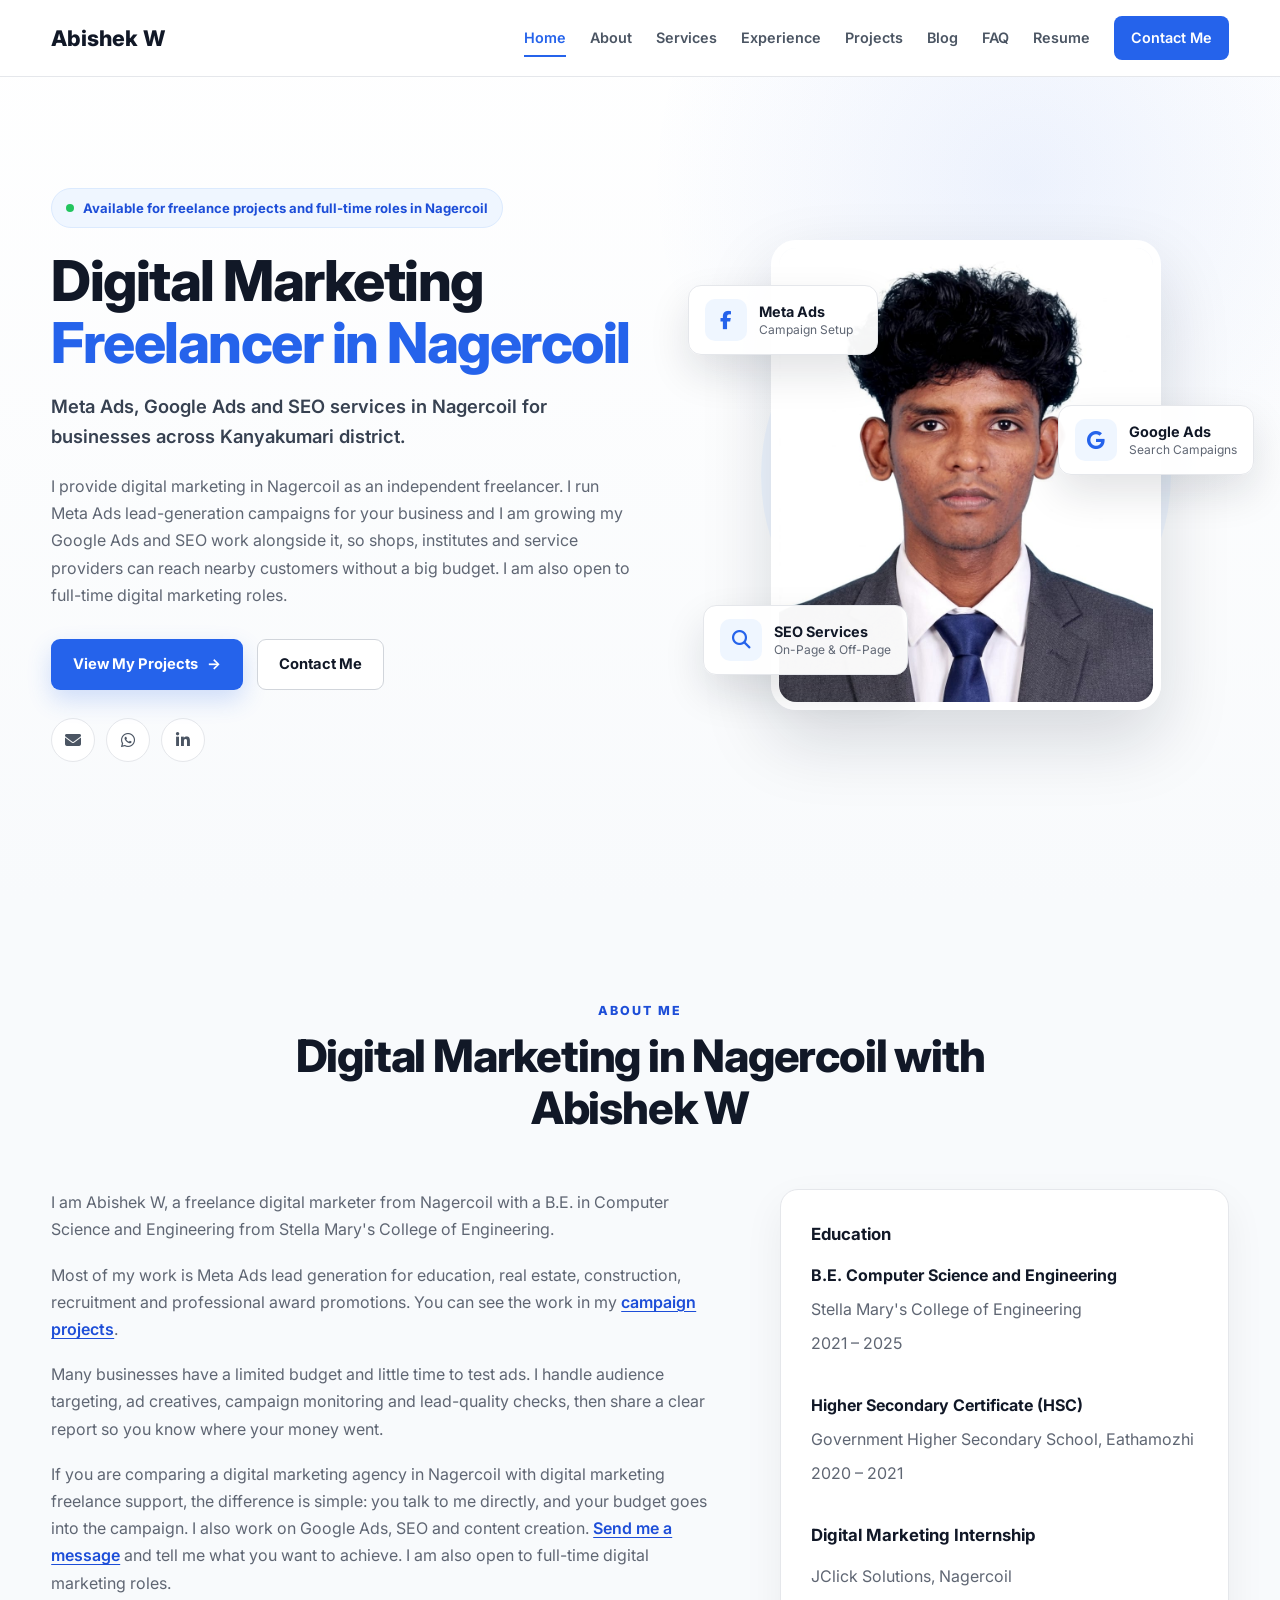
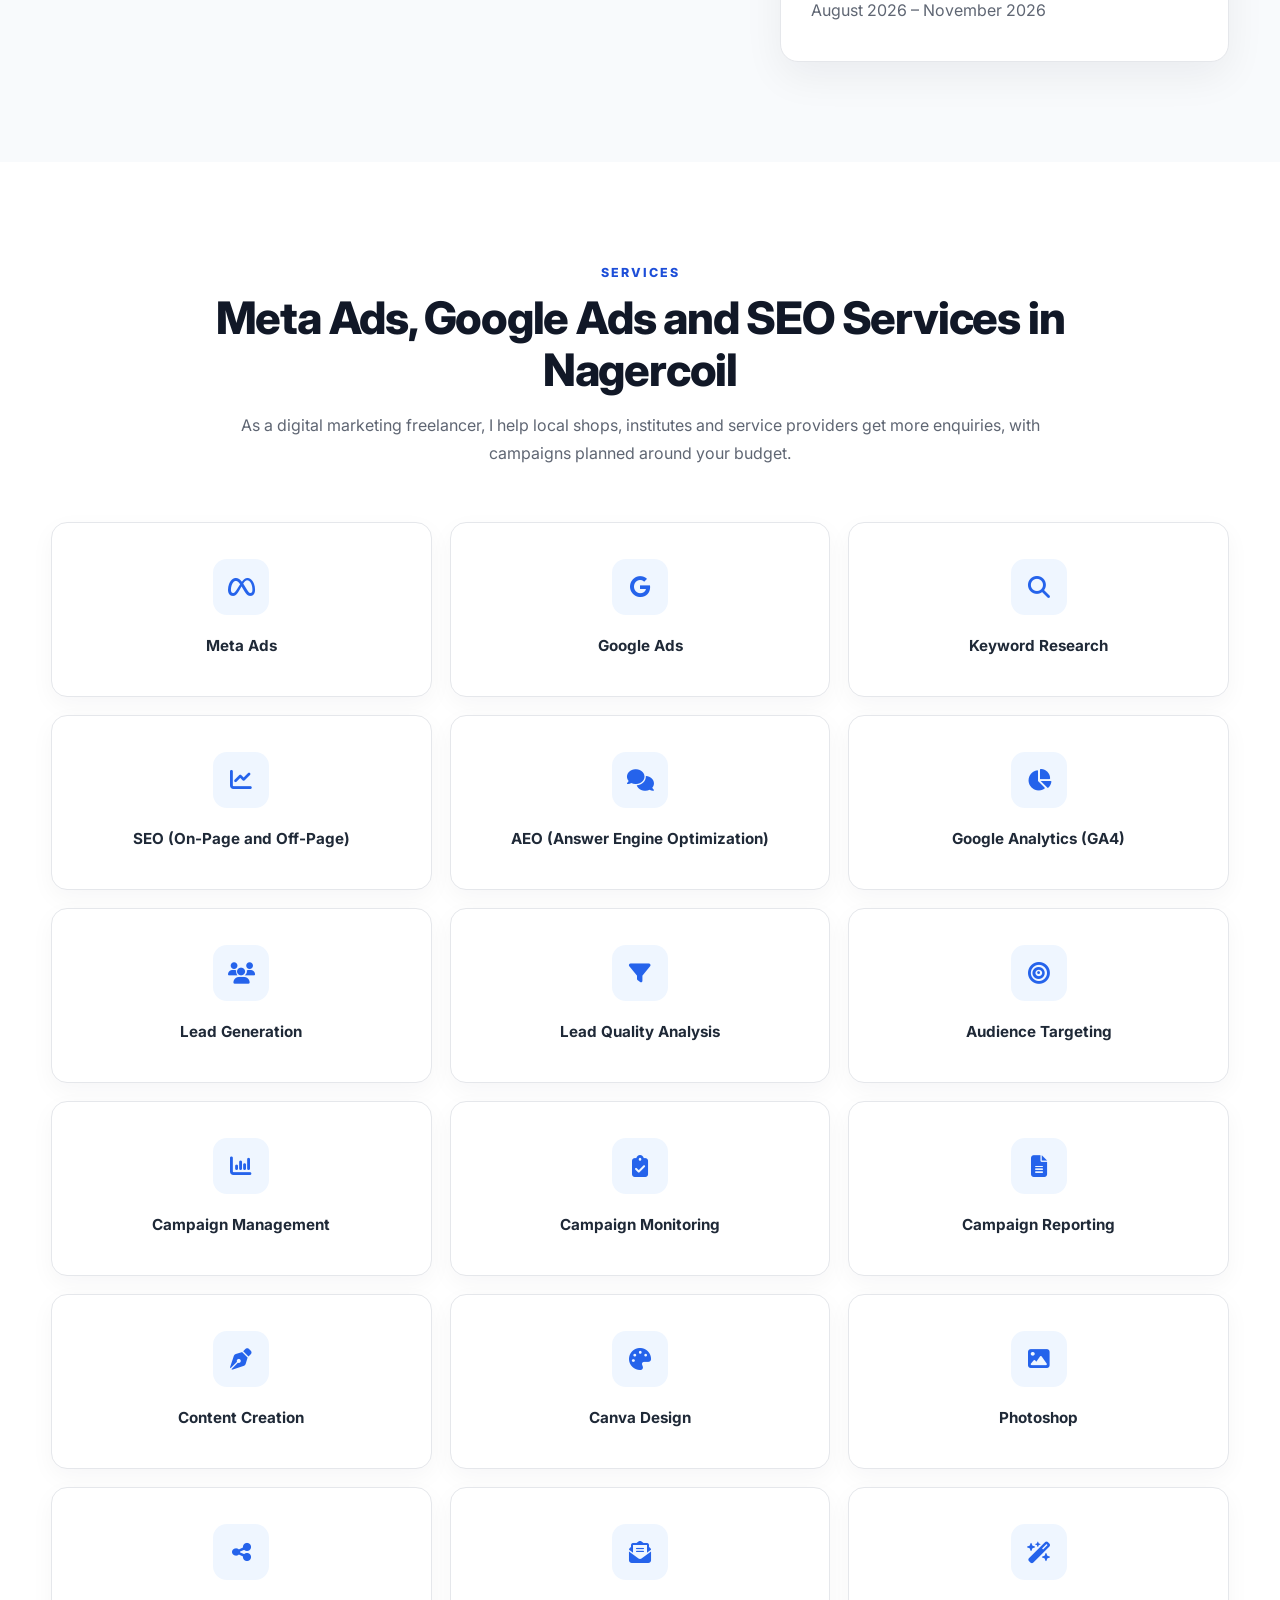
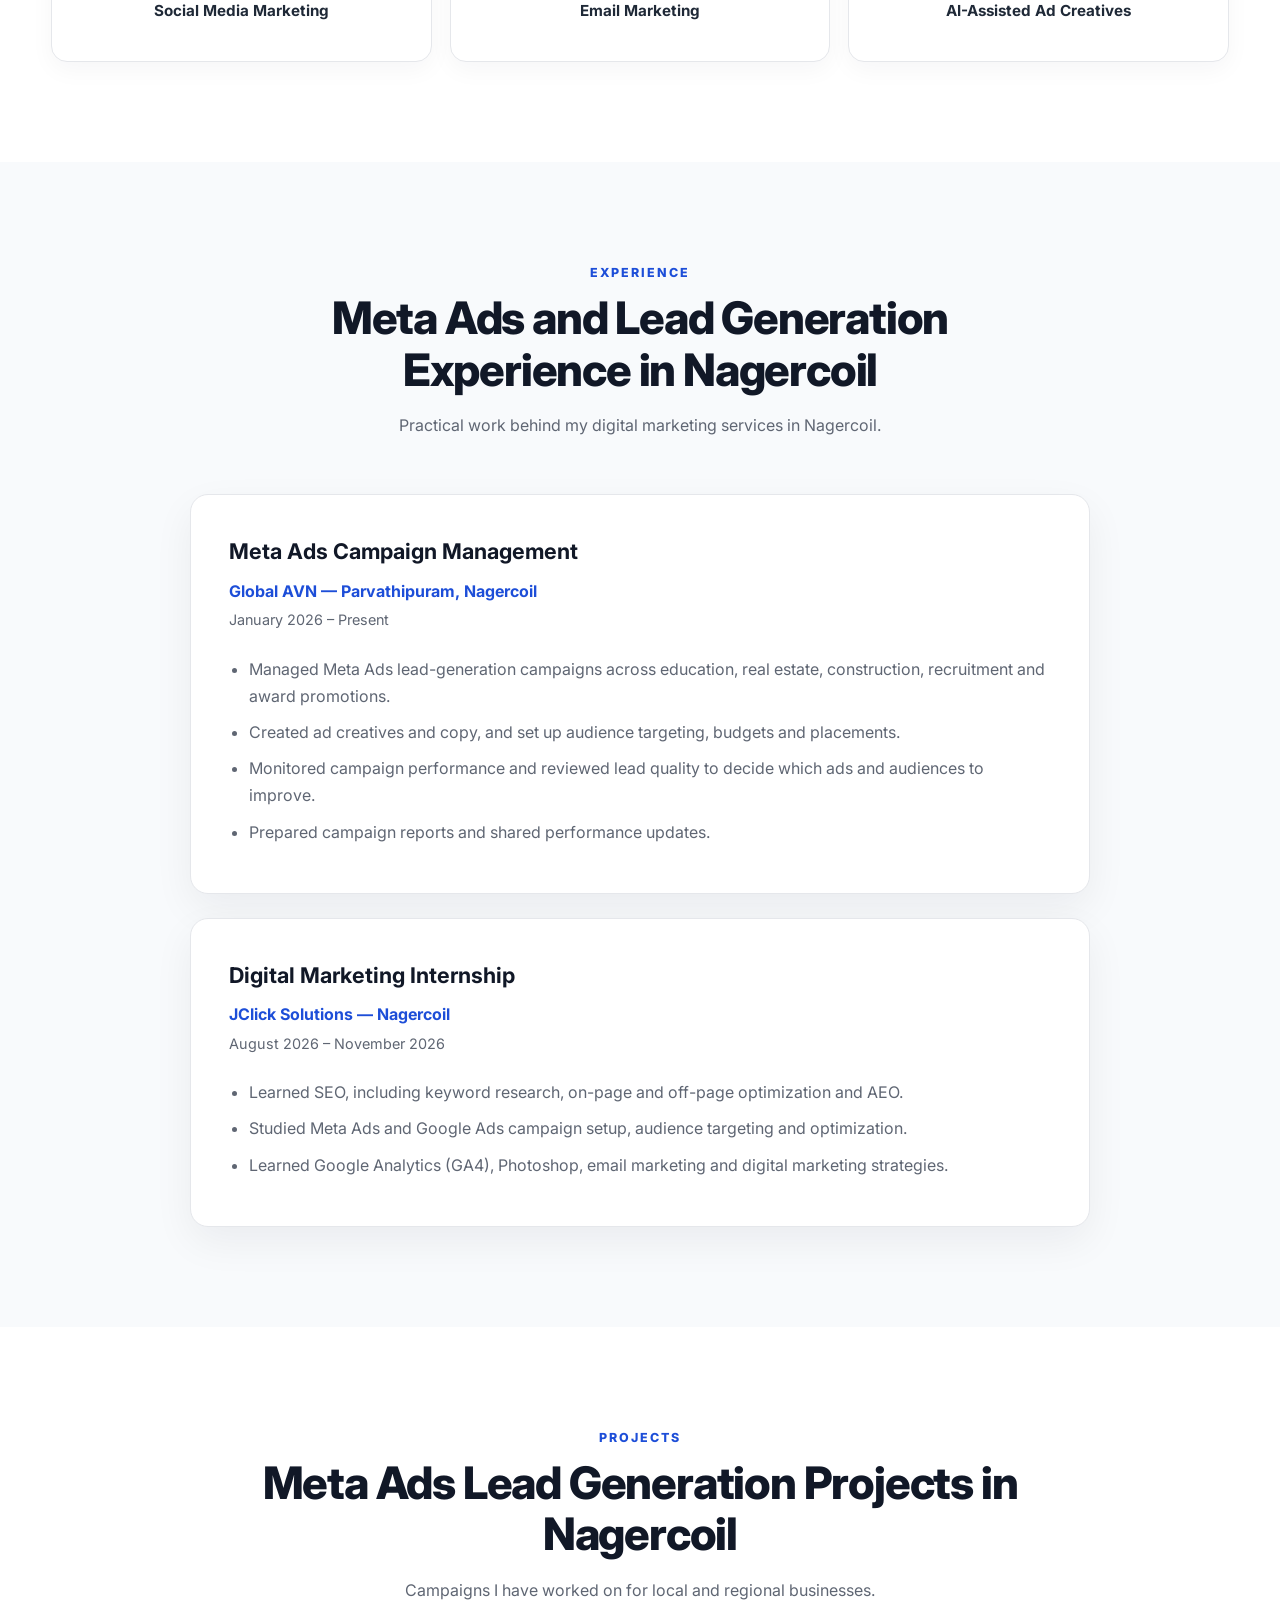
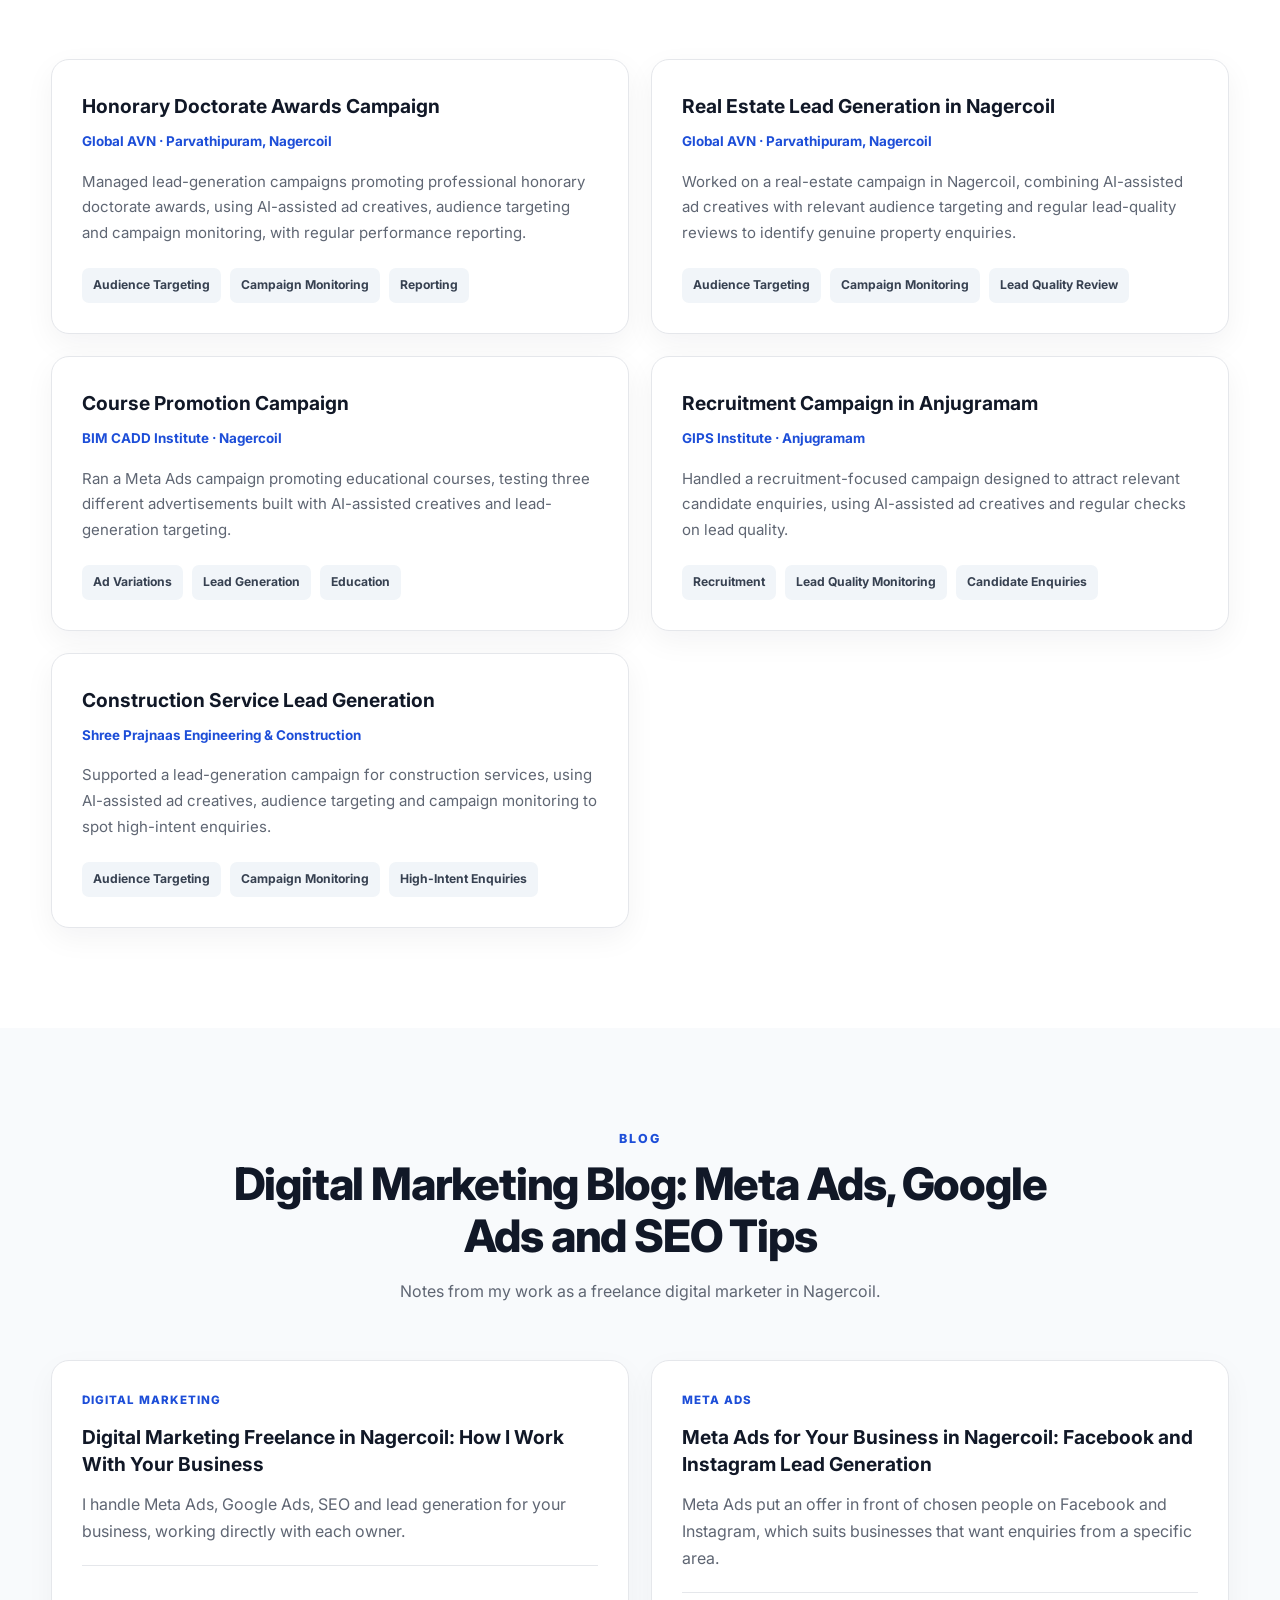
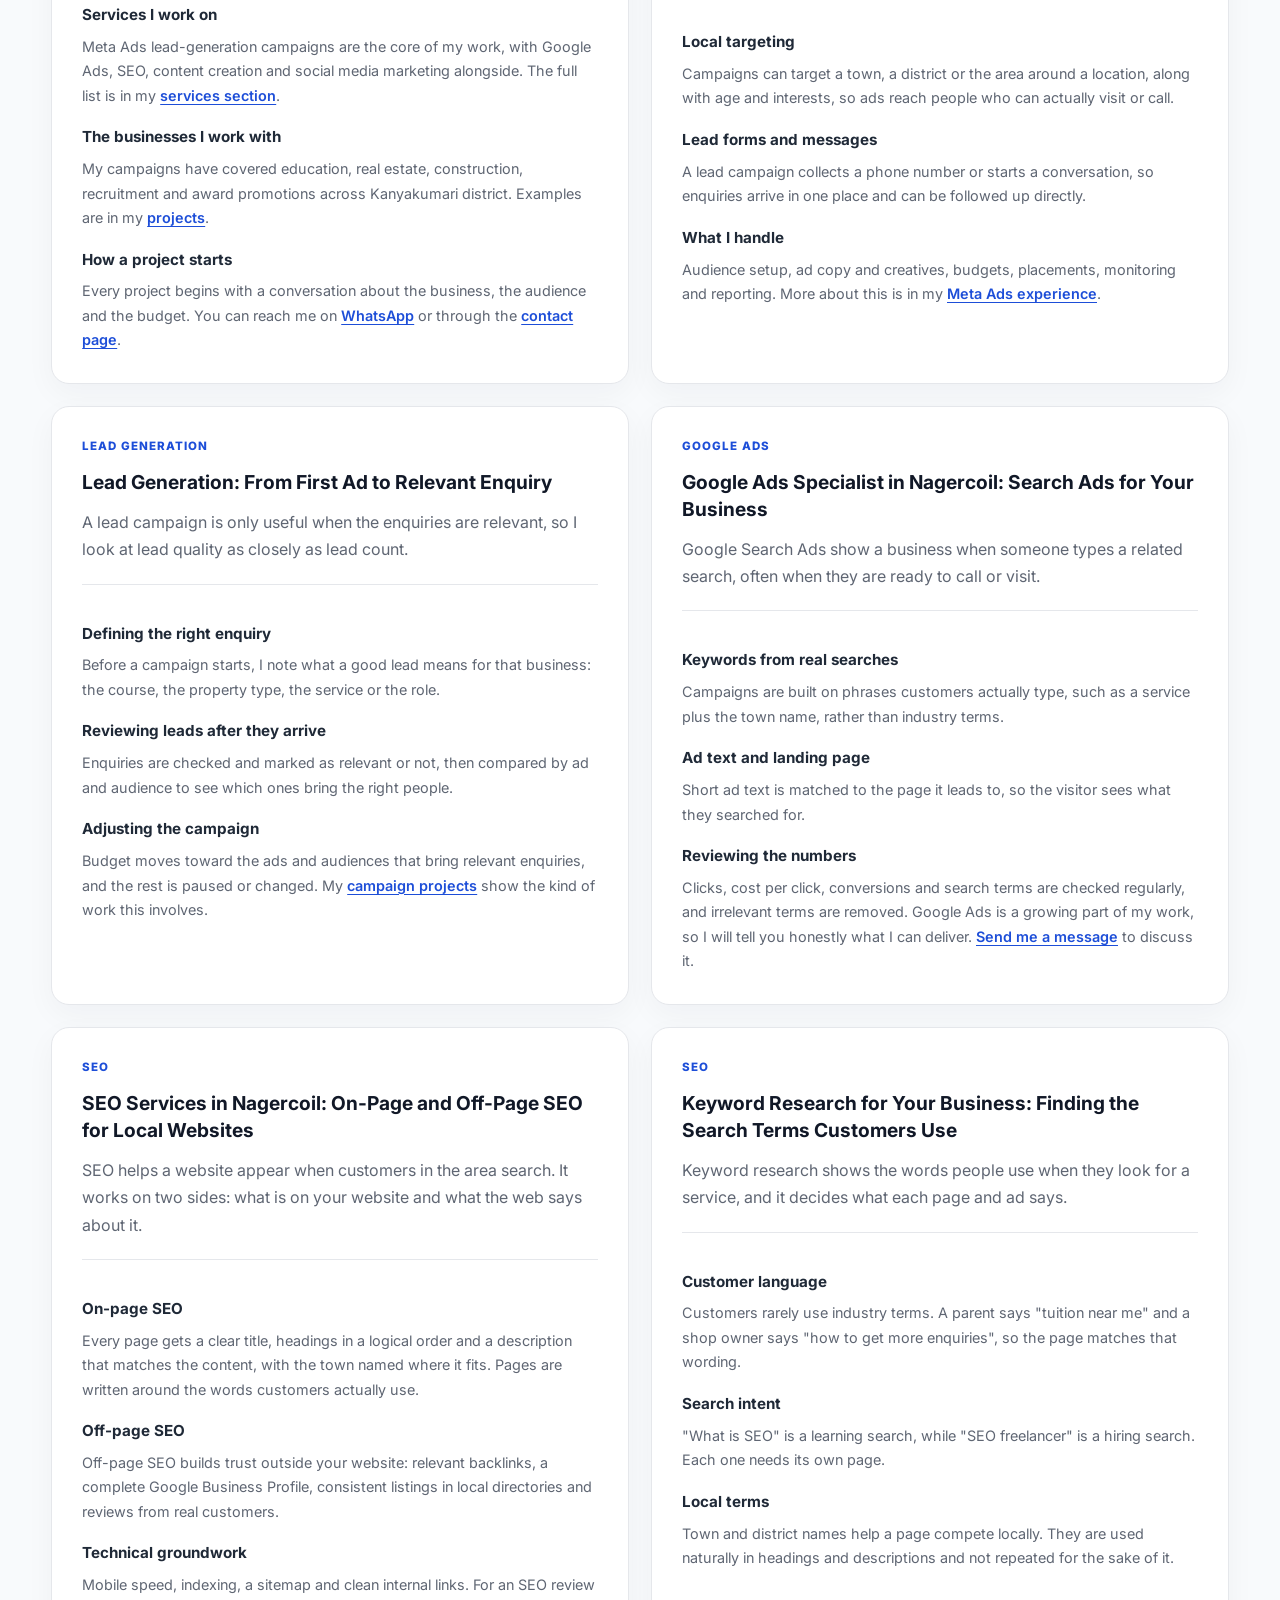
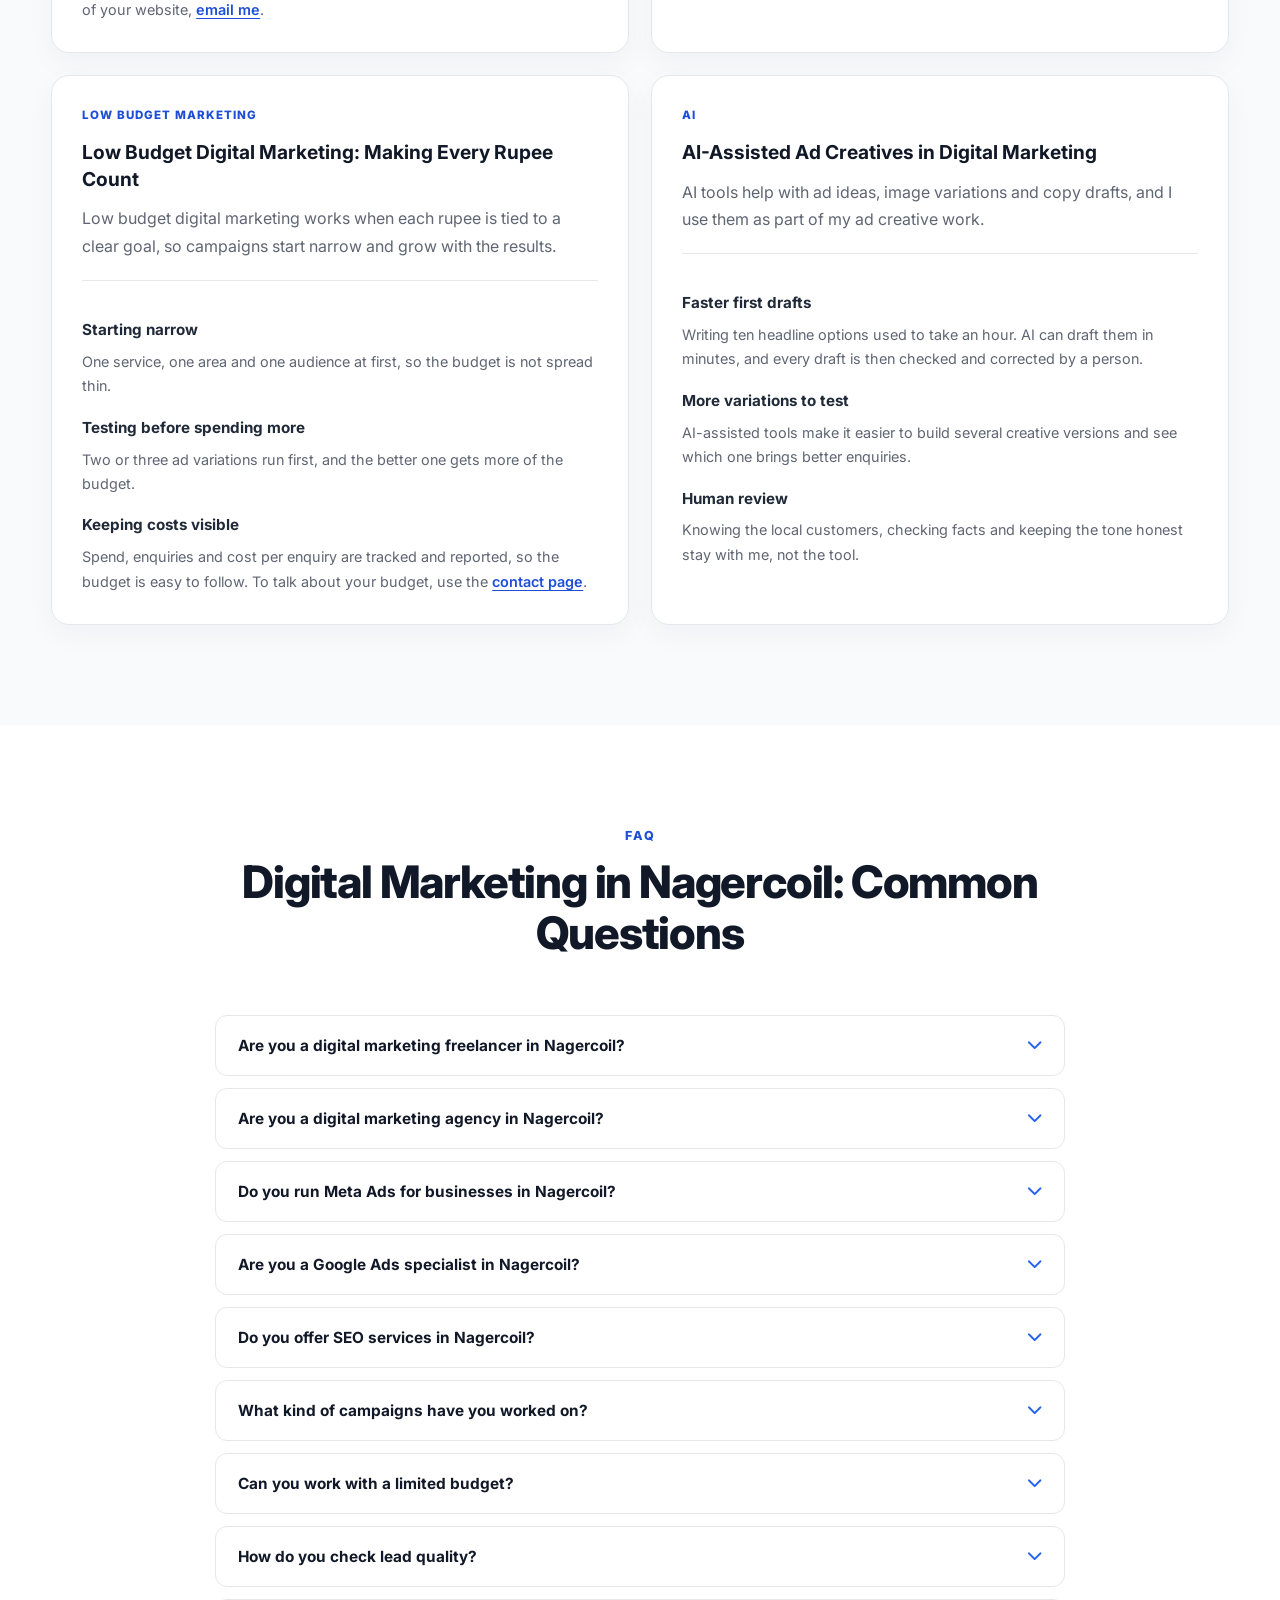
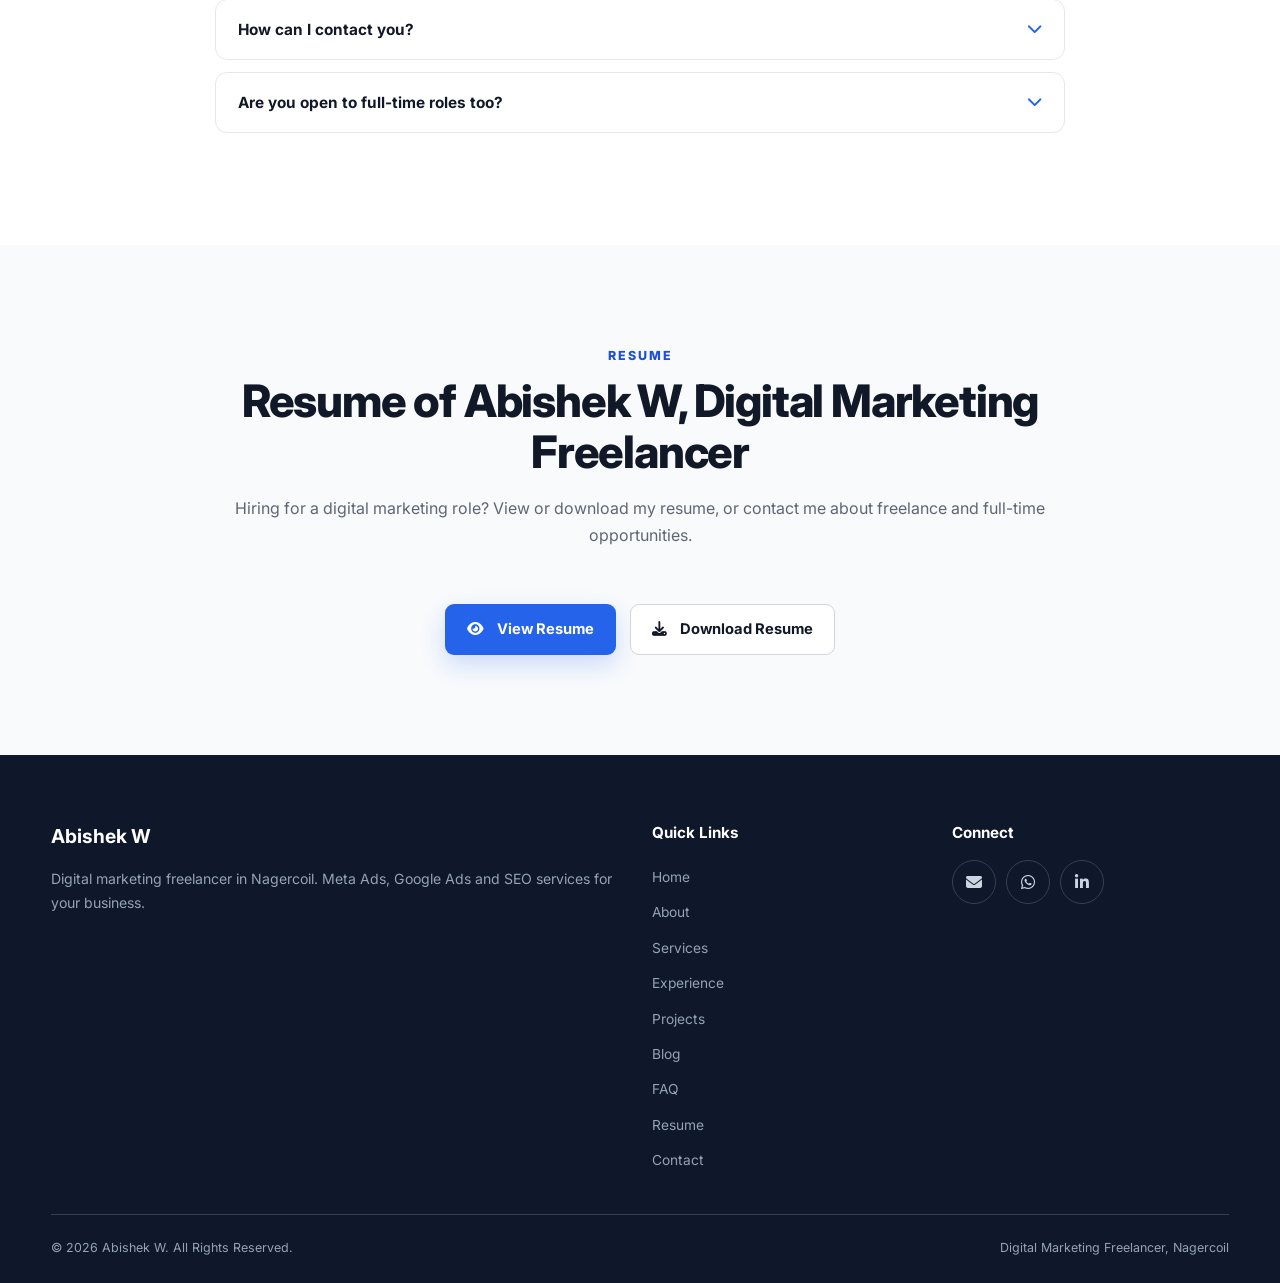
<file: index.html>
<!DOCTYPE html>
<html lang="en-IN">
<head>
<meta charset="UTF-8">
<meta name="viewport" content="width=device-width, initial-scale=1.0">

<!-- SEO -->
<title>Digital Marketing Freelancer in Nagercoil</title>
<meta name="description" content="Digital marketing in Nagercoil for your business. Meta Ads, Google Ads and SEO services from a freelancer who plans around your budget. Contact me today.">
<meta name="author" content="Abishek W">
<meta name="robots" content="index, follow, max-image-preview:large">
<meta name="geo.region" content="IN-TN">
<meta name="geo.placename" content="Nagercoil">
<meta name="theme-color" content="#2563eb">
<link rel="canonical" href="https://abishekwabi.github.io/abishek-digital-marketer/">

<!-- Favicon -->
<link rel="icon" href="favicon.ico" sizes="48x48">
<link rel="icon" type="image/png" sizes="48x48" href="favicon-48x48.png">
<link rel="icon" type="image/png" sizes="192x192" href="favicon-192x192.png">
<link rel="icon" type="image/svg+xml" href="favicon.svg">
<link rel="apple-touch-icon" href="apple-touch-icon.png">

<!-- Open Graph / Twitter -->
<meta property="og:type" content="website">
<meta property="og:site_name" content="Abishek W – Digital Marketing Freelancer">
<meta property="og:locale" content="en_IN">
<meta property="og:title" content="Digital Marketing Freelancer in Nagercoil">
<meta property="og:description" content="Digital marketing in Nagercoil for your business: Meta Ads, Google Ads and SEO services from a freelancer.">
<meta property="og:url" content="https://abishekwabi.github.io/abishek-digital-marketer/">
<meta property="og:image" content="https://abishekwabi.github.io/abishek-digital-marketer/image.jpeg">
<meta property="og:image:alt" content="Abishek W, digital marketing freelancer in Nagercoil">
<meta name="twitter:card" content="summary_large_image">
<meta name="twitter:title" content="Digital Marketing Freelancer in Nagercoil">
<meta name="twitter:description" content="Digital marketing in Nagercoil: Meta Ads, Google Ads and SEO services for your business.">
<meta name="twitter:image" content="https://abishekwabi.github.io/abishek-digital-marketer/image.jpeg">

<!-- Performance: load the main (LCP) image early, connect to third-party hosts early -->
<link rel="preload" as="image" href="image.jpeg" fetchpriority="high">
<link rel="preconnect" href="https://fonts.googleapis.com">
<link rel="preconnect" href="https://fonts.gstatic.com" crossorigin>
<link rel="preconnect" href="https://cdnjs.cloudflare.com" crossorigin>
<link rel="preconnect" href="https://www.googletagmanager.com">

<!-- Main stylesheet -->
<link rel="stylesheet" href="style.css">

<!-- Google Fonts and icons: loaded without blocking the first paint -->
<link rel="stylesheet" href="https://fonts.googleapis.com/css2?family=Inter:wght@400;600;700;800&display=swap" media="print" onload="this.media='all'">
<link rel="stylesheet" href="https://cdnjs.cloudflare.com/ajax/libs/font-awesome/6.5.2/css/all.min.css" media="print" onload="this.media='all'">
<noscript>
  <link rel="stylesheet" href="https://fonts.googleapis.com/css2?family=Inter:wght@400;600;700;800&display=swap">
  <link rel="stylesheet" href="https://cdnjs.cloudflare.com/ajax/libs/font-awesome/6.5.2/css/all.min.css">
</noscript>

<!-- Structured Data -->
<script type="application/ld+json">
{
  "@context": "https://schema.org",
  "@graph": [
    {
      "@type": "WebSite",
      "@id": "https://abishekwabi.github.io/abishek-digital-marketer/#website",
      "url": "https://abishekwabi.github.io/abishek-digital-marketer/",
      "name": "Abishek W – Digital Marketing Freelancer",
      "inLanguage": "en-IN",
      "publisher": {"@id": "https://abishekwabi.github.io/abishek-digital-marketer/#person"}
    },
    {
      "@type": "WebPage",
      "@id": "https://abishekwabi.github.io/abishek-digital-marketer/#webpage",
      "url": "https://abishekwabi.github.io/abishek-digital-marketer/",
      "name": "Digital Marketing Freelancer in Nagercoil",
      "inLanguage": "en-IN",
      "isPartOf": {"@id": "https://abishekwabi.github.io/abishek-digital-marketer/#website"},
      "about": {"@id": "https://abishekwabi.github.io/abishek-digital-marketer/#service"},
      "primaryImageOfPage": {"@type": "ImageObject", "url": "https://abishekwabi.github.io/abishek-digital-marketer/image.jpeg"}
    },
    {
      "@type": "Person",
      "@id": "https://abishekwabi.github.io/abishek-digital-marketer/#person",
      "name": "Abishek W",
      "jobTitle": "Digital Marketing Freelancer",
      "url": "https://abishekwabi.github.io/abishek-digital-marketer/",
      "image": "https://abishekwabi.github.io/abishek-digital-marketer/image.jpeg",
      "email": "mailto:abishek1234ab@gmail.com",
      "telephone": "+919489240449",
      "knowsAbout": ["Digital marketing", "SEO", "Google Ads", "Meta Ads", "Lead generation"],
      "address": {"@type": "PostalAddress", "addressLocality": "Nagercoil", "addressRegion": "Tamil Nadu", "addressCountry": "IN"},
      "sameAs": ["https://www.linkedin.com/in/abishekw06/"]
    },
    {
      "@type": "ProfessionalService",
      "@id": "https://abishekwabi.github.io/abishek-digital-marketer/#service",
      "name": "Abishek W – Digital Marketing Freelancer",
      "url": "https://abishekwabi.github.io/abishek-digital-marketer/",
      "image": "https://abishekwabi.github.io/abishek-digital-marketer/image.jpeg",
      "telephone": "+919489240449",
      "email": "abishek1234ab@gmail.com",
      "description": "Digital marketing in Nagercoil: Meta Ads, Google Ads, SEO services and lead generation for your business.",
      "slogan": "Meta Ads, Google Ads and SEO services in Nagercoil",
      "address": {"@type": "PostalAddress", "addressLocality": "Nagercoil", "addressRegion": "Tamil Nadu", "addressCountry": "IN"},
      "areaServed": [{"@type": "City", "name": "Nagercoil"}, {"@type": "AdministrativeArea", "name": "Kanyakumari district"}],
      "founder": {"@id": "https://abishekwabi.github.io/abishek-digital-marketer/#person"}
    },
    {
      "@type": "FAQPage",
      "@id": "https://abishekwabi.github.io/abishek-digital-marketer/#faq",
      "mainEntity": [
        {"@type": "Question", "name": "Are you a digital marketing freelancer in Nagercoil?", "acceptedAnswer": {"@type": "Answer", "text": "Yes. I am an individual digital marketing freelancer based in Nagercoil. I take freelance projects from businesses in Nagercoil and across Kanyakumari district, from planning to reporting."}},
        {"@type": "Question", "name": "Are you a digital marketing agency in Nagercoil?", "acceptedAnswer": {"@type": "Answer", "text": "No, I am not an agency. If you are comparing a digital marketing agency in Nagercoil with a freelancer, the main difference is that you work with me directly, and I plan campaigns around your budget."}},
        {"@type": "Question", "name": "Do you run Meta Ads for businesses in Nagercoil?", "acceptedAnswer": {"@type": "Answer", "text": "Yes. Meta Ads lead generation is my most hands-on work. I set up and manage Facebook and Instagram campaigns for businesses in Nagercoil and across Kanyakumari district, including audience targeting, creatives, monitoring and reporting."}},
        {"@type": "Question", "name": "Are you a Google Ads specialist in Nagercoil?", "acceptedAnswer": {"@type": "Answer", "text": "I set up Google Search campaigns for your business. Google Ads is a growing part of my work, and my most hands-on experience is in Meta Ads, so I will tell you honestly what I can deliver for your goal."}},
        {"@type": "Question", "name": "Do you offer SEO services in Nagercoil?", "acceptedAnswer": {"@type": "Answer", "text": "Yes. My SEO work covers keyword research, on-page SEO, off-page SEO such as backlinks and local listings, and basic technical checks for business websites."}},
        {"@type": "Question", "name": "What kind of campaigns have you worked on?", "acceptedAnswer": {"@type": "Answer", "text": "I have managed Meta Ads lead-generation campaigns for education, real estate, construction, recruitment and award promotions."}},
        {"@type": "Question", "name": "Can you work with a limited budget?", "acceptedAnswer": {"@type": "Answer", "text": "Yes. I plan campaigns around the budget you have, test carefully and pause what does not work. Share your budget and I will tell you what is realistic."}},
        {"@type": "Question", "name": "How do you check lead quality?", "acceptedAnswer": {"@type": "Answer", "text": "I review enquiries after they come in and compare which ads and audiences brought relevant people, then adjust the campaign."}},
        {"@type": "Question", "name": "How can I contact you?", "acceptedAnswer": {"@type": "Answer", "text": "Use WhatsApp on +91 94892 40449, email abishek1234ab@gmail.com, or the contact page."}},
        {"@type": "Question", "name": "Are you open to full-time roles too?", "acceptedAnswer": {"@type": "Answer", "text": "Yes. Please use the contact page to talk about freelance projects or full-time digital marketing opportunities."}}
      ]
    }
  ]
}
</script>

<!-- Google Tag Manager -->
<script>(function(w,d,s,l,i){w[l]=w[l]||[];w[l].push({'gtm.start':
new Date().getTime(),event:'gtm.js'});var f=d.getElementsByTagName(s)[0],
j=d.createElement(s),dl=l!='dataLayer'?'&l='+l:'';j.async=true;j.src=
'https://www.googletagmanager.com/gtm.js?id='+i+dl;f.parentNode.insertBefore(j,f);
})(window,document,'script','dataLayer','GTM-KGVBVLHN');</script>
<!-- End Google Tag Manager -->

<!-- Google tag (gtag.js) -->
<script async src="https://www.googletagmanager.com/gtag/js?id=G-7HQLY4VYEZ"></script>
<script>
  window.dataLayer = window.dataLayer || [];
  function gtag(){dataLayer.push(arguments);}
  gtag('js', new Date());
  gtag('config', 'G-7HQLY4VYEZ');
</script>
</head>

<body class="no-js">
<!-- Google Tag Manager (noscript) -->
<noscript><iframe src="https://www.googletagmanager.com/ns.html?id=GTM-KGVBVLHN"
height="0" width="0" style="display:none;visibility:hidden"></iframe></noscript>
<!-- End Google Tag Manager (noscript) -->
<a class="skip-link" href="#main">Skip to main content</a>

<!-- NAVIGATION -->
<header class="navbar" id="navbar">
  <div class="container nav-container">
    <a href="#home" class="logo">Abishek W</a>
    <button class="menu-toggle" id="menuToggle" type="button" aria-label="Open menu" aria-expanded="false" aria-controls="navLinks">
      <i class="fa-solid fa-bars" aria-hidden="true"></i>
    </button>
    <nav class="nav-links" id="navLinks" aria-label="Main navigation">
      <a href="#home">Home</a>
      <a href="#about">About</a>
      <a href="#skills">Services</a>
      <a href="#experience">Experience</a>
      <a href="#projects">Projects</a>
      <a href="#blog">Blog</a>
      <a href="#faq">FAQ</a>
      <a href="#resume">Resume</a>
      <a href="contact.html" class="nav-contact">Contact Me</a>
    </nav>
  </div>
</header>

<main id="main">

<!-- HOME -->
<section class="hero" id="home">
  <div class="container hero-grid">
    <div class="hero-content">
      <div class="open-status">Available for freelance projects and full-time roles in Nagercoil</div>

      <h1 class="hero-title">Digital Marketing <span class="blue">Freelancer in Nagercoil</span></h1>

      <p class="hero-subtitle">Meta Ads, Google Ads and SEO services in Nagercoil for businesses across Kanyakumari district.</p>

      <p class="hero-description">
        I provide digital marketing in Nagercoil as an independent freelancer. I run Meta Ads lead-generation campaigns for your business and I am growing my Google Ads and SEO work alongside it, so shops, institutes and service providers can reach nearby customers without a big budget. I am also open to full-time digital marketing roles.
      </p>

      <div class="hero-buttons">
        <a href="#projects" class="btn btn-primary">View My Projects &nbsp; →</a>
        <a href="contact.html" class="btn btn-secondary">Contact Me</a>
      </div>

      <div class="social-links">
        <a href="mailto:abishek1234ab@gmail.com" aria-label="Email Abishek"><i class="fa-solid fa-envelope" aria-hidden="true"></i></a>
        <a href="https://wa.me/919489240449" target="_blank" rel="noopener" aria-label="WhatsApp Abishek"><i class="fa-brands fa-whatsapp" aria-hidden="true"></i></a>
        <a href="https://www.linkedin.com/in/abishekw06/" target="_blank" rel="noopener" aria-label="Abishek on LinkedIn"><i class="fa-brands fa-linkedin-in" aria-hidden="true"></i></a>
      </div>
    </div>

    <div class="hero-visual">
      <img src="image.jpeg" alt="Abishek W, digital marketing freelancer in Nagercoil" class="profile-image" width="390" height="470" fetchpriority="high" decoding="async">

      <div class="floating-card meta-card">
        <div class="floating-icon"><i class="fa-brands fa-facebook-f" aria-hidden="true"></i></div>
        <div class="floating-text"><strong>Meta Ads</strong><span>Campaign Setup</span></div>
      </div>
      <div class="floating-card google-card">
        <div class="floating-icon"><i class="fa-brands fa-google" aria-hidden="true"></i></div>
        <div class="floating-text"><strong>Google Ads</strong><span>Search Campaigns</span></div>
      </div>
      <div class="floating-card seo-card">
        <div class="floating-icon"><i class="fa-solid fa-magnifying-glass" aria-hidden="true"></i></div>
        <div class="floating-text"><strong>SEO Services</strong><span>On-Page &amp; Off-Page</span></div>
      </div>
    </div>
  </div>
</section>

<!-- ABOUT -->
<section id="about">
  <div class="container reveal">
    <div class="section-heading">
      <div class="section-label">About Me</div>
      <h2>Digital Marketing in Nagercoil with Abishek W</h2>
    </div>

    <div class="about-grid">
      <div class="about-content">
        <p>I am Abishek W, a freelance digital marketer from Nagercoil with a B.E. in Computer Science and Engineering from Stella Mary's College of Engineering.</p>
        <p>Most of my work is Meta Ads lead generation for education, real estate, construction, recruitment and professional award promotions. You can see the work in my <a href="#projects">campaign projects</a>.</p>
        <p>Many businesses have a limited budget and little time to test ads. I handle audience targeting, ad creatives, campaign monitoring and lead-quality checks, then share a clear report so you know where your money went.</p>
        <p>If you are comparing a digital marketing agency in Nagercoil with digital marketing freelance support, the difference is simple: you talk to me directly, and your budget goes into the campaign. I also work on Google Ads, SEO and content creation. <a href="contact.html">Send me a message</a> and tell me what you want to achieve. I am also open to full-time digital marketing roles.</p>
      </div>

      <div class="education-card">
        <h3>Education</h3>
        <p><strong>B.E. Computer Science and Engineering</strong></p>
        <p>Stella Mary's College of Engineering</p>
        <p>2021 – 2025</p>
        <br>
        <p><strong>Higher Secondary Certificate (HSC)</strong></p>
        <p>Government Higher Secondary School, Eathamozhi</p>
        <p>2020 – 2021</p>
        <br>
        <h3>Digital Marketing Internship</h3>
        <p>JClick Solutions, Nagercoil</p>
        <p>August 2026 – November 2026</p>
      </div>
    </div>
  </div>
</section>

<!-- SERVICES / SKILLS -->
<section id="skills">
  <div class="container reveal">
    <div class="section-heading">
      <div class="section-label">Services</div>
      <h2>Meta Ads, Google Ads and SEO Services in Nagercoil</h2>
      <p>As a digital marketing freelancer, I help local shops, institutes and service providers get more enquiries, with campaigns planned around your budget.</p>
    </div>

    <div class="skills-grid">
      <div class="skill-card"><div class="skill-icon"><i class="fa-brands fa-meta" aria-hidden="true"></i></div><h3>Meta Ads</h3></div>
      <div class="skill-card"><div class="skill-icon"><i class="fa-brands fa-google" aria-hidden="true"></i></div><h3>Google Ads</h3></div>
      <div class="skill-card"><div class="skill-icon"><i class="fa-solid fa-magnifying-glass" aria-hidden="true"></i></div><h3>Keyword Research</h3></div>
      <div class="skill-card"><div class="skill-icon"><i class="fa-solid fa-chart-line" aria-hidden="true"></i></div><h3>SEO (On-Page and Off-Page)</h3></div>
      <div class="skill-card"><div class="skill-icon"><i class="fa-solid fa-comments" aria-hidden="true"></i></div><h3>AEO (Answer Engine Optimization)</h3></div>
      <div class="skill-card"><div class="skill-icon"><i class="fa-solid fa-chart-pie" aria-hidden="true"></i></div><h3>Google Analytics (GA4)</h3></div>
      <div class="skill-card"><div class="skill-icon"><i class="fa-solid fa-users" aria-hidden="true"></i></div><h3>Lead Generation</h3></div>
      <div class="skill-card"><div class="skill-icon"><i class="fa-solid fa-filter" aria-hidden="true"></i></div><h3>Lead Quality Analysis</h3></div>
      <div class="skill-card"><div class="skill-icon"><i class="fa-solid fa-bullseye" aria-hidden="true"></i></div><h3>Audience Targeting</h3></div>
      <div class="skill-card"><div class="skill-icon"><i class="fa-solid fa-chart-column" aria-hidden="true"></i></div><h3>Campaign Management</h3></div>
      <div class="skill-card"><div class="skill-icon"><i class="fa-solid fa-clipboard-check" aria-hidden="true"></i></div><h3>Campaign Monitoring</h3></div>
      <div class="skill-card"><div class="skill-icon"><i class="fa-solid fa-file-lines" aria-hidden="true"></i></div><h3>Campaign Reporting</h3></div>
      <div class="skill-card"><div class="skill-icon"><i class="fa-solid fa-pen-nib" aria-hidden="true"></i></div><h3>Content Creation</h3></div>
      <div class="skill-card"><div class="skill-icon"><i class="fa-solid fa-palette" aria-hidden="true"></i></div><h3>Canva Design</h3></div>
      <div class="skill-card"><div class="skill-icon"><i class="fa-solid fa-image" aria-hidden="true"></i></div><h3>Photoshop</h3></div>
      <div class="skill-card"><div class="skill-icon"><i class="fa-solid fa-share-nodes" aria-hidden="true"></i></div><h3>Social Media Marketing</h3></div>
      <div class="skill-card"><div class="skill-icon"><i class="fa-solid fa-envelope-open-text" aria-hidden="true"></i></div><h3>Email Marketing</h3></div>
      <div class="skill-card"><div class="skill-icon"><i class="fa-solid fa-wand-magic-sparkles" aria-hidden="true"></i></div><h3>AI-Assisted Ad Creatives</h3></div>
    </div>
  </div>
</section>

<!-- EXPERIENCE -->
<section id="experience">
  <div class="container reveal">
    <div class="section-heading">
      <div class="section-label">Experience</div>
      <h2>Meta Ads and Lead Generation Experience in Nagercoil</h2>
      <p>Practical work behind my digital marketing services in Nagercoil.</p>
    </div>

    <div class="experience-card">
      <h3>Meta Ads Campaign Management</h3>
      <div class="company">Global AVN — Parvathipuram, Nagercoil</div>
      <div class="date">January 2026 – Present</div>
      <ul>
        <li>Managed Meta Ads lead-generation campaigns across education, real estate, construction, recruitment and award promotions.</li>
        <li>Created ad creatives and copy, and set up audience targeting, budgets and placements.</li>
        <li>Monitored campaign performance and reviewed lead quality to decide which ads and audiences to improve.</li>
        <li>Prepared campaign reports and shared performance updates.</li>
      </ul>
    </div>

    <div class="experience-card">
      <h3>Digital Marketing Internship</h3>
      <div class="company">JClick Solutions — Nagercoil</div>
      <div class="date">August 2026 – November 2026</div>
      <ul>
        <li>Learned SEO, including keyword research, on-page and off-page optimization and AEO.</li>
        <li>Studied Meta Ads and Google Ads campaign setup, audience targeting and optimization.</li>
        <li>Learned Google Analytics (GA4), Photoshop, email marketing and digital marketing strategies.</li>
      </ul>
    </div>
  </div>
</section>

<!-- PROJECTS -->
<section id="projects">
  <div class="container reveal">
    <div class="section-heading">
      <div class="section-label">Projects</div>
      <h2>Meta Ads Lead Generation Projects in Nagercoil</h2>
      <p>Campaigns I have worked on for local and regional businesses.</p>
    </div>

    <div class="projects-grid">

      <article class="project-card">
        <h3>Honorary Doctorate Awards Campaign</h3>
        <div class="project-location">Global AVN · Parvathipuram, Nagercoil</div>
        <p>Managed lead-generation campaigns promoting professional honorary doctorate awards, using AI-assisted ad creatives, audience targeting and campaign monitoring, with regular performance reporting.</p>
        <div class="project-stats">
          <span class="stat">Audience Targeting</span>
          <span class="stat">Campaign Monitoring</span>
          <span class="stat">Reporting</span>
        </div>
      </article>

      <article class="project-card">
        <h3>Real Estate Lead Generation in Nagercoil</h3>
        <div class="project-location">Global AVN · Parvathipuram, Nagercoil</div>
        <p>Worked on a real-estate campaign in Nagercoil, combining AI-assisted ad creatives with relevant audience targeting and regular lead-quality reviews to identify genuine property enquiries.</p>
        <div class="project-stats">
          <span class="stat">Audience Targeting</span>
          <span class="stat">Campaign Monitoring</span>
          <span class="stat">Lead Quality Review</span>
        </div>
      </article>

      <article class="project-card">
        <h3>Course Promotion Campaign</h3>
        <div class="project-location">BIM CADD Institute · Nagercoil</div>
        <p>Ran a Meta Ads campaign promoting educational courses, testing three different advertisements built with AI-assisted creatives and lead-generation targeting.</p>
        <div class="project-stats">
          <span class="stat">Ad Variations</span>
          <span class="stat">Lead Generation</span>
          <span class="stat">Education</span>
        </div>
      </article>

      <article class="project-card">
        <h3>Recruitment Campaign in Anjugramam</h3>
        <div class="project-location">GIPS Institute · Anjugramam</div>
        <p>Handled a recruitment-focused campaign designed to attract relevant candidate enquiries, using AI-assisted ad creatives and regular checks on lead quality.</p>
        <div class="project-stats">
          <span class="stat">Recruitment</span>
          <span class="stat">Lead Quality Monitoring</span>
          <span class="stat">Candidate Enquiries</span>
        </div>
      </article>

      <article class="project-card">
        <h3>Construction Service Lead Generation</h3>
        <div class="project-location">Shree Prajnaas Engineering &amp; Construction</div>
        <p>Supported a lead-generation campaign for construction services, using AI-assisted ad creatives, audience targeting and campaign monitoring to spot high-intent enquiries.</p>
        <div class="project-stats">
          <span class="stat">Audience Targeting</span>
          <span class="stat">Campaign Monitoring</span>
          <span class="stat">High-Intent Enquiries</span>
        </div>
      </article>

    </div>
  </div>
</section>

<!-- BLOG -->
<section id="blog">
  <div class="container reveal">
    <div class="section-heading">
      <div class="section-label">Blog</div>
      <h2>Digital Marketing Blog: Meta Ads, Google Ads and SEO Tips</h2>
      <p>Notes from my work as a freelance digital marketer in Nagercoil.</p>
    </div>

    <div class="blog-grid">

      <article class="blog-card">
        <div class="blog-meta">DIGITAL MARKETING</div>
        <h3>Digital Marketing Freelance in Nagercoil: How I Work With Your Business</h3>
        <p>I handle Meta Ads, Google Ads, SEO and lead generation for your business, working directly with each owner.</p>
        <div class="blog-content">
          <h4>Services I work on</h4>
          <p>Meta Ads lead-generation campaigns are the core of my work, with Google Ads, SEO, content creation and social media marketing alongside. The full list is in my <a href="#skills">services section</a>.</p>
          <h4>The businesses I work with</h4>
          <p>My campaigns have covered education, real estate, construction, recruitment and award promotions across Kanyakumari district. Examples are in my <a href="#projects">projects</a>.</p>
          <h4>How a project starts</h4>
          <p>Every project begins with a conversation about the business, the audience and the budget. You can reach me on <a href="https://wa.me/919489240449" target="_blank" rel="noopener">WhatsApp</a> or through the <a href="contact.html">contact page</a>.</p>
        </div>
      </article>

      <article class="blog-card">
        <div class="blog-meta">META ADS</div>
        <h3>Meta Ads for Your Business in Nagercoil: Facebook and Instagram Lead Generation</h3>
        <p>Meta Ads put an offer in front of chosen people on Facebook and Instagram, which suits businesses that want enquiries from a specific area.</p>
        <div class="blog-content">
          <h4>Local targeting</h4>
          <p>Campaigns can target a town, a district or the area around a location, along with age and interests, so ads reach people who can actually visit or call.</p>
          <h4>Lead forms and messages</h4>
          <p>A lead campaign collects a phone number or starts a conversation, so enquiries arrive in one place and can be followed up directly.</p>
          <h4>What I handle</h4>
          <p>Audience setup, ad copy and creatives, budgets, placements, monitoring and reporting. More about this is in my <a href="#experience">Meta Ads experience</a>.</p>
        </div>
      </article>

      <article class="blog-card">
        <div class="blog-meta">LEAD GENERATION</div>
        <h3>Lead Generation: From First Ad to Relevant Enquiry</h3>
        <p>A lead campaign is only useful when the enquiries are relevant, so I look at lead quality as closely as lead count.</p>
        <div class="blog-content">
          <h4>Defining the right enquiry</h4>
          <p>Before a campaign starts, I note what a good lead means for that business: the course, the property type, the service or the role.</p>
          <h4>Reviewing leads after they arrive</h4>
          <p>Enquiries are checked and marked as relevant or not, then compared by ad and audience to see which ones bring the right people.</p>
          <h4>Adjusting the campaign</h4>
          <p>Budget moves toward the ads and audiences that bring relevant enquiries, and the rest is paused or changed. My <a href="#projects">campaign projects</a> show the kind of work this involves.</p>
        </div>
      </article>

      <article class="blog-card">
        <div class="blog-meta">GOOGLE ADS</div>
        <h3>Google Ads Specialist in Nagercoil: Search Ads for Your Business</h3>
        <p>Google Search Ads show a business when someone types a related search, often when they are ready to call or visit.</p>
        <div class="blog-content">
          <h4>Keywords from real searches</h4>
          <p>Campaigns are built on phrases customers actually type, such as a service plus the town name, rather than industry terms.</p>
          <h4>Ad text and landing page</h4>
          <p>Short ad text is matched to the page it leads to, so the visitor sees what they searched for.</p>
          <h4>Reviewing the numbers</h4>
          <p>Clicks, cost per click, conversions and search terms are checked regularly, and irrelevant terms are removed. Google Ads is a growing part of my work, so I will tell you honestly what I can deliver. <a href="contact.html">Send me a message</a> to discuss it.</p>
        </div>
      </article>

      <article class="blog-card">
        <div class="blog-meta">SEO</div>
        <h3>SEO Services in Nagercoil: On-Page and Off-Page SEO for Local Websites</h3>
        <p>SEO helps a website appear when customers in the area search. It works on two sides: what is on your website and what the web says about it.</p>
        <div class="blog-content">
          <h4>On-page SEO</h4>
          <p>Every page gets a clear title, headings in a logical order and a description that matches the content, with the town named where it fits. Pages are written around the words customers actually use.</p>
          <h4>Off-page SEO</h4>
          <p>Off-page SEO builds trust outside your website: relevant backlinks, a complete Google Business Profile, consistent listings in local directories and reviews from real customers.</p>
          <h4>Technical groundwork</h4>
          <p>Mobile speed, indexing, a sitemap and clean internal links. For an SEO review of your website, <a href="mailto:abishek1234ab@gmail.com">email me</a>.</p>
        </div>
      </article>

      <article class="blog-card">
        <div class="blog-meta">SEO</div>
        <h3>Keyword Research for Your Business: Finding the Search Terms Customers Use</h3>
        <p>Keyword research shows the words people use when they look for a service, and it decides what each page and ad says.</p>
        <div class="blog-content">
          <h4>Customer language</h4>
          <p>Customers rarely use industry terms. A parent says "tuition near me" and a shop owner says "how to get more enquiries", so the page matches that wording.</p>
          <h4>Search intent</h4>
          <p>"What is SEO" is a learning search, while "SEO freelancer" is a hiring search. Each one needs its own page.</p>
          <h4>Local terms</h4>
          <p>Town and district names help a page compete locally. They are used naturally in headings and descriptions and not repeated for the sake of it.</p>
        </div>
      </article>

      <article class="blog-card">
        <div class="blog-meta">LOW BUDGET MARKETING</div>
        <h3>Low Budget Digital Marketing: Making Every Rupee Count</h3>
        <p>Low budget digital marketing works when each rupee is tied to a clear goal, so campaigns start narrow and grow with the results.</p>
        <div class="blog-content">
          <h4>Starting narrow</h4>
          <p>One service, one area and one audience at first, so the budget is not spread thin.</p>
          <h4>Testing before spending more</h4>
          <p>Two or three ad variations run first, and the better one gets more of the budget.</p>
          <h4>Keeping costs visible</h4>
          <p>Spend, enquiries and cost per enquiry are tracked and reported, so the budget is easy to follow. To talk about your budget, use the <a href="contact.html">contact page</a>.</p>
        </div>
      </article>

      <article class="blog-card">
        <div class="blog-meta">AI</div>
        <h3>AI-Assisted Ad Creatives in Digital Marketing</h3>
        <p>AI tools help with ad ideas, image variations and copy drafts, and I use them as part of my ad creative work.</p>
        <div class="blog-content">
          <h4>Faster first drafts</h4>
          <p>Writing ten headline options used to take an hour. AI can draft them in minutes, and every draft is then checked and corrected by a person.</p>
          <h4>More variations to test</h4>
          <p>AI-assisted tools make it easier to build several creative versions and see which one brings better enquiries.</p>
          <h4>Human review</h4>
          <p>Knowing the local customers, checking facts and keeping the tone honest stay with me, not the tool.</p>
        </div>
      </article>

    </div>
  </div>
</section>

<!-- FAQ -->
<section id="faq">
  <div class="container reveal">
    <div class="section-heading">
      <div class="section-label">FAQ</div>
      <h2>Digital Marketing in Nagercoil: Common Questions</h2>
    </div>

    <div class="faq-container">
      <div class="faq-item">
        <button class="faq-question" id="faq-q1" type="button" aria-expanded="false" aria-controls="faq-a1">Are you a digital marketing freelancer in Nagercoil? <i class="fa-solid fa-chevron-down" aria-hidden="true"></i></button>
        <div class="faq-answer" id="faq-a1" aria-labelledby="faq-q1">Yes. I am an individual digital marketing freelancer based in Nagercoil. I take freelance projects from businesses in Nagercoil and across Kanyakumari district, from planning to reporting.</div>
      </div>

      <div class="faq-item">
        <button class="faq-question" id="faq-q2" type="button" aria-expanded="false" aria-controls="faq-a2">Are you a digital marketing agency in Nagercoil? <i class="fa-solid fa-chevron-down" aria-hidden="true"></i></button>
        <div class="faq-answer" id="faq-a2" aria-labelledby="faq-q2">No, I am not an agency. If you are comparing a digital marketing agency in Nagercoil with a freelancer, the main difference is that you work with me directly, and I plan campaigns around your budget.</div>
      </div>

      <div class="faq-item">
        <button class="faq-question" id="faq-q3" type="button" aria-expanded="false" aria-controls="faq-a3">Do you run Meta Ads for businesses in Nagercoil? <i class="fa-solid fa-chevron-down" aria-hidden="true"></i></button>
        <div class="faq-answer" id="faq-a3" aria-labelledby="faq-q3">Yes. Meta Ads lead generation is my most hands-on work. I set up and manage Facebook and Instagram campaigns for businesses in Nagercoil and across Kanyakumari district, including audience targeting, creatives, monitoring and reporting.</div>
      </div>

      <div class="faq-item">
        <button class="faq-question" id="faq-q4" type="button" aria-expanded="false" aria-controls="faq-a4">Are you a Google Ads specialist in Nagercoil? <i class="fa-solid fa-chevron-down" aria-hidden="true"></i></button>
        <div class="faq-answer" id="faq-a4" aria-labelledby="faq-q4">I set up Google Search campaigns for your business. Google Ads is a growing part of my work, and my most hands-on experience is in Meta Ads, so I will tell you honestly what I can deliver for your goal.</div>
      </div>

      <div class="faq-item">
        <button class="faq-question" id="faq-q5" type="button" aria-expanded="false" aria-controls="faq-a5">Do you offer SEO services in Nagercoil? <i class="fa-solid fa-chevron-down" aria-hidden="true"></i></button>
        <div class="faq-answer" id="faq-a5" aria-labelledby="faq-q5">Yes. My SEO work covers keyword research, on-page SEO, off-page SEO such as backlinks and local listings, and basic technical checks for business websites.</div>
      </div>

      <div class="faq-item">
        <button class="faq-question" id="faq-q6" type="button" aria-expanded="false" aria-controls="faq-a6">What kind of campaigns have you worked on? <i class="fa-solid fa-chevron-down" aria-hidden="true"></i></button>
        <div class="faq-answer" id="faq-a6" aria-labelledby="faq-q6">I have managed Meta Ads lead-generation campaigns for education, real estate, construction, recruitment and award promotions.</div>
      </div>

      <div class="faq-item">
        <button class="faq-question" id="faq-q7" type="button" aria-expanded="false" aria-controls="faq-a7">Can you work with a limited budget? <i class="fa-solid fa-chevron-down" aria-hidden="true"></i></button>
        <div class="faq-answer" id="faq-a7" aria-labelledby="faq-q7">Yes. I plan campaigns around the budget you have, test carefully and pause what does not work. Share your budget and I will tell you what is realistic.</div>
      </div>

      <div class="faq-item">
        <button class="faq-question" id="faq-q8" type="button" aria-expanded="false" aria-controls="faq-a8">How do you check lead quality? <i class="fa-solid fa-chevron-down" aria-hidden="true"></i></button>
        <div class="faq-answer" id="faq-a8" aria-labelledby="faq-q8">I review enquiries after they come in and compare which ads and audiences brought relevant people, then adjust the campaign.</div>
      </div>

      <div class="faq-item">
        <button class="faq-question" id="faq-q9" type="button" aria-expanded="false" aria-controls="faq-a9">How can I contact you? <i class="fa-solid fa-chevron-down" aria-hidden="true"></i></button>
        <div class="faq-answer" id="faq-a9" aria-labelledby="faq-q9">Use WhatsApp on +91 94892 40449, email abishek1234ab@gmail.com, or the <a href="contact.html">contact page</a>.</div>
      </div>

      <div class="faq-item">
        <button class="faq-question" id="faq-q10" type="button" aria-expanded="false" aria-controls="faq-a10">Are you open to full-time roles too? <i class="fa-solid fa-chevron-down" aria-hidden="true"></i></button>
        <div class="faq-answer" id="faq-a10" aria-labelledby="faq-q10">Yes. Please use the <a href="contact.html">contact page</a> to talk about freelance projects or full-time digital marketing opportunities.</div>
      </div>
    </div>
  </div>
</section>

<!-- RESUME -->
<section id="resume">
  <div class="container reveal">
    <div class="section-heading">
      <div class="section-label">Resume</div>
      <h2>Resume of Abishek W, Digital Marketing Freelancer</h2>
      <p>Hiring for a digital marketing role? View or download my resume, or contact me about freelance and full-time opportunities.</p>
    </div>
    <div class="resume-buttons">
      <a href="Abishek_W_Digital_Marketer.pdf" target="_blank" rel="noopener" class="btn btn-primary"><i class="fa-solid fa-eye" aria-hidden="true"></i> &nbsp; View Resume</a>
      <a href="Abishek_W_Digital_Marketer.pdf" download class="btn btn-secondary"><i class="fa-solid fa-download" aria-hidden="true"></i> &nbsp; Download Resume</a>
    </div>
  </div>
</section>

</main>

<!-- FOOTER -->
<footer>
  <div class="container">
    <div class="row">
      <div class="col-lg-6">
        <h3>Abishek W</h3>
        <p>Digital marketing freelancer in Nagercoil. Meta Ads, Google Ads and SEO services for your business.</p>
      </div>
      <div class="col-lg-3">
        <h4>Quick Links</h4>
        <ul class="footer-links">
          <li><a href="#home">Home</a></li>
          <li><a href="#about">About</a></li>
          <li><a href="#skills">Services</a></li>
          <li><a href="#experience">Experience</a></li>
          <li><a href="#projects">Projects</a></li>
          <li><a href="#blog">Blog</a></li>
          <li><a href="#faq">FAQ</a></li>
          <li><a href="#resume">Resume</a></li>
          <li><a href="contact.html">Contact</a></li>
        </ul>
      </div>
      <div class="col-lg-3">
        <h4>Connect</h4>
        <div class="footer-social">
          <a href="mailto:abishek1234ab@gmail.com" aria-label="Email"><i class="fa-solid fa-envelope" aria-hidden="true"></i></a>
          <a href="https://wa.me/919489240449" target="_blank" rel="noopener" aria-label="WhatsApp"><i class="fa-brands fa-whatsapp" aria-hidden="true"></i></a>
          <a href="https://www.linkedin.com/in/abishekw06/" target="_blank" rel="noopener" aria-label="LinkedIn"><i class="fa-brands fa-linkedin-in" aria-hidden="true"></i></a>
        </div>
      </div>
    </div>
    <hr>
    <div class="footer-bottom">
      <p>© <span class="js-year">2026</span> Abishek W. All Rights Reserved.</p>
      <p>Digital Marketing Freelancer, Nagercoil</p>
    </div>
  </div>
</footer>

<script src="script.js" defer></script>
</body>
</html>
</file>
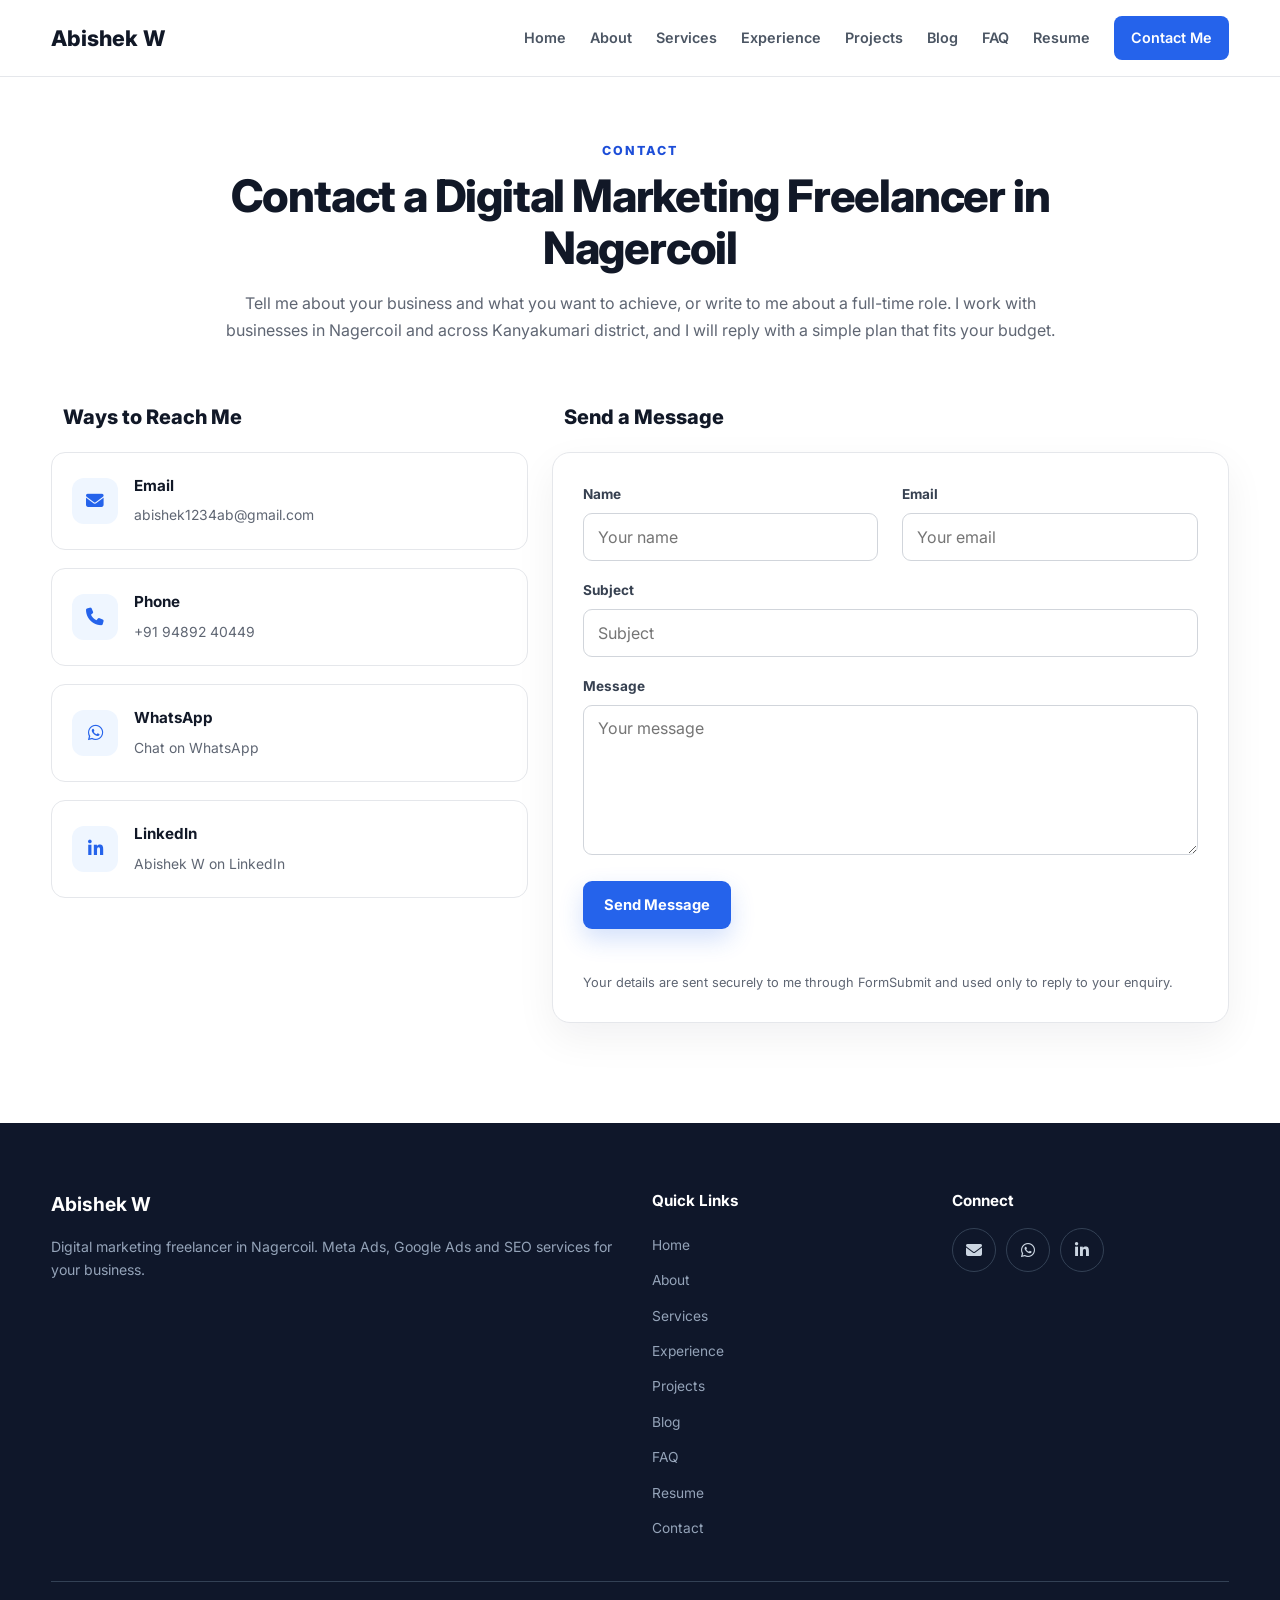
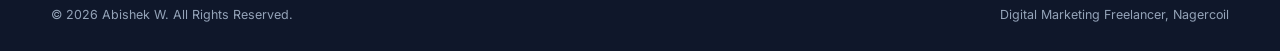
<file: contact.html>
<!DOCTYPE html>
<html lang="en-IN">
<head>
<meta charset="UTF-8">
<meta name="viewport" content="width=device-width, initial-scale=1.0">

<!-- SEO -->
<title>Contact a Digital Marketing Freelancer in Nagercoil</title>
<meta name="description" content="Contact a digital marketing freelancer in Nagercoil for Meta Ads, Google Ads and SEO services. Share your goals and budget and get a clear plan.">
<meta name="author" content="Abishek W">
<meta name="robots" content="index, follow, max-image-preview:large">
<meta name="geo.region" content="IN-TN">
<meta name="geo.placename" content="Nagercoil">
<meta name="theme-color" content="#2563eb">
<link rel="canonical" href="https://abishekwabi.github.io/abishek-digital-marketer/contact.html">

<!-- Favicon -->
<link rel="icon" href="favicon.ico" sizes="48x48">
<link rel="icon" type="image/png" sizes="48x48" href="favicon-48x48.png">
<link rel="icon" type="image/png" sizes="192x192" href="favicon-192x192.png">
<link rel="icon" type="image/svg+xml" href="favicon.svg">
<link rel="apple-touch-icon" href="apple-touch-icon.png">

<!-- Open Graph / Twitter -->
<meta property="og:type" content="website">
<meta property="og:site_name" content="Abishek W – Digital Marketing Freelancer">
<meta property="og:locale" content="en_IN">
<meta property="og:title" content="Contact a Digital Marketing Freelancer in Nagercoil">
<meta property="og:description" content="Call, WhatsApp or email Abishek W for digital marketing in Nagercoil and Kanyakumari district.">
<meta property="og:url" content="https://abishekwabi.github.io/abishek-digital-marketer/contact.html">
<meta property="og:image" content="https://abishekwabi.github.io/abishek-digital-marketer/image.jpeg">
<meta property="og:image:alt" content="Abishek W, digital marketing freelancer in Nagercoil">
<meta name="twitter:card" content="summary_large_image">
<meta name="twitter:title" content="Contact a Digital Marketing Freelancer in Nagercoil">
<meta name="twitter:description" content="Call, WhatsApp or email Abishek W for digital marketing in Nagercoil.">
<meta name="twitter:image" content="https://abishekwabi.github.io/abishek-digital-marketer/image.jpeg">

<!-- Performance: connect to third-party hosts early -->
<link rel="preconnect" href="https://fonts.googleapis.com">
<link rel="preconnect" href="https://fonts.gstatic.com" crossorigin>
<link rel="preconnect" href="https://cdnjs.cloudflare.com" crossorigin>
<link rel="preconnect" href="https://www.googletagmanager.com">

<!-- Main stylesheet -->
<link rel="stylesheet" href="style.css?v=20261111b">

<!-- Google Fonts and icons: loaded without blocking the first paint -->
<link rel="stylesheet" href="https://fonts.googleapis.com/css2?family=Inter:wght@400;600;700;800&display=swap" media="print" onload="this.media='all'">
<link rel="stylesheet" href="https://cdnjs.cloudflare.com/ajax/libs/font-awesome/6.5.2/css/all.min.css" media="print" onload="this.media='all'">
<noscript>
  <link rel="stylesheet" href="https://fonts.googleapis.com/css2?family=Inter:wght@400;600;700;800&display=swap">
  <link rel="stylesheet" href="https://cdnjs.cloudflare.com/ajax/libs/font-awesome/6.5.2/css/all.min.css">
</noscript>

<!-- Structured Data -->
<script type="application/ld+json">
{
  "@context": "https://schema.org",
  "@graph": [
    {
      "@type": "ContactPage",
      "@id": "https://abishekwabi.github.io/abishek-digital-marketer/contact.html#contactpage",
      "url": "https://abishekwabi.github.io/abishek-digital-marketer/contact.html",
      "name": "Contact a Digital Marketing Freelancer in Nagercoil",
      "description": "Get in touch for digital marketing in Nagercoil: Meta Ads, Google Ads and SEO services for your business.",
      "inLanguage": "en-IN",
      "isPartOf": {"@id": "https://abishekwabi.github.io/abishek-digital-marketer/#website"},
      "about": {"@id": "https://abishekwabi.github.io/abishek-digital-marketer/#service"},
      "breadcrumb": {"@id": "https://abishekwabi.github.io/abishek-digital-marketer/contact.html#breadcrumb"}
    },
    {
      "@type": "BreadcrumbList",
      "@id": "https://abishekwabi.github.io/abishek-digital-marketer/contact.html#breadcrumb",
      "itemListElement": [
        {"@type": "ListItem", "position": 1, "name": "Home", "item": "https://abishekwabi.github.io/abishek-digital-marketer/"},
        {"@type": "ListItem", "position": 2, "name": "Contact", "item": "https://abishekwabi.github.io/abishek-digital-marketer/contact.html"}
      ]
    },
    {
      "@type": "WebSite",
      "@id": "https://abishekwabi.github.io/abishek-digital-marketer/#website",
      "url": "https://abishekwabi.github.io/abishek-digital-marketer/",
      "name": "Abishek W – Digital Marketing Freelancer",
      "inLanguage": "en-IN",
      "publisher": {"@id": "https://abishekwabi.github.io/abishek-digital-marketer/#person"}
    },
    {
      "@type": "Person",
      "@id": "https://abishekwabi.github.io/abishek-digital-marketer/#person",
      "name": "Abishek W",
      "jobTitle": "Digital Marketing Freelancer",
      "url": "https://abishekwabi.github.io/abishek-digital-marketer/",
      "image": "https://abishekwabi.github.io/abishek-digital-marketer/image.jpeg",
      "email": "mailto:abishek1234ab@gmail.com",
      "telephone": "+919489240449",
      "knowsAbout": ["Digital marketing", "SEO", "Google Ads", "Meta Ads", "Lead generation"],
      "address": {"@type": "PostalAddress", "addressLocality": "Nagercoil", "addressRegion": "Tamil Nadu", "addressCountry": "IN"},
      "sameAs": ["https://www.linkedin.com/in/abishekw06/"]
    },
    {
      "@type": "ProfessionalService",
      "@id": "https://abishekwabi.github.io/abishek-digital-marketer/#service",
      "name": "Abishek W – Digital Marketing Freelancer",
      "url": "https://abishekwabi.github.io/abishek-digital-marketer/",
      "image": "https://abishekwabi.github.io/abishek-digital-marketer/image.jpeg",
      "telephone": "+919489240449",
      "email": "abishek1234ab@gmail.com",
      "description": "Digital marketing in Nagercoil: Meta Ads, Google Ads, SEO services and lead generation for your business.",
      "slogan": "Meta Ads, Google Ads and SEO services in Nagercoil",
      "address": {"@type": "PostalAddress", "addressLocality": "Nagercoil", "addressRegion": "Tamil Nadu", "addressCountry": "IN"},
      "areaServed": [{"@type": "City", "name": "Nagercoil"}, {"@type": "AdministrativeArea", "name": "Kanyakumari district"}],
      "contactPoint": {"@type": "ContactPoint", "contactType": "customer service", "telephone": "+919489240449", "email": "abishek1234ab@gmail.com", "areaServed": "IN", "availableLanguage": ["Tamil", "English"]},
      "founder": {"@id": "https://abishekwabi.github.io/abishek-digital-marketer/#person"}
    }
  ]
}
</script>

<!-- Google Tag Manager -->
<script>(function(w,d,s,l,i){w[l]=w[l]||[];w[l].push({'gtm.start':
new Date().getTime(),event:'gtm.js'});var f=d.getElementsByTagName(s)[0],
j=d.createElement(s),dl=l!='dataLayer'?'&l='+l:'';j.async=true;j.src=
'https://www.googletagmanager.com/gtm.js?id='+i+dl;f.parentNode.insertBefore(j,f);
})(window,document,'script','dataLayer','GTM-KGVBVLHN');</script>
<!-- End Google Tag Manager -->

<!-- Google tag (gtag.js) -->
<script async src="https://www.googletagmanager.com/gtag/js?id=G-7HQLY4VYEZ"></script>
<script>
  window.dataLayer = window.dataLayer || [];
  function gtag(){dataLayer.push(arguments);}
  gtag('js', new Date());
  gtag('config', 'G-7HQLY4VYEZ');
</script>
</head>

<body>
<!-- Google Tag Manager (noscript) -->
<noscript><iframe src="https://www.googletagmanager.com/ns.html?id=GTM-KGVBVLHN"
height="0" width="0" style="display:none;visibility:hidden"></iframe></noscript>
<!-- End Google Tag Manager (noscript) -->
<a class="skip-link" href="#main">Skip to main content</a>

<!-- NAVIGATION -->
<header class="navbar" id="navbar">
  <div class="container nav-container">
    <a href="index.html" class="logo">Abishek W</a>
    <button class="menu-toggle" id="menuToggle" type="button" aria-label="Open menu" aria-expanded="false" aria-controls="navLinks">
      <i class="fa-solid fa-bars" aria-hidden="true"></i>
    </button>
    <nav class="nav-links" id="navLinks" aria-label="Main navigation">
      <a href="index.html#home">Home</a>
      <a href="index.html#about">About</a>
      <a href="index.html#skills">Services</a>
      <a href="index.html#experience">Experience</a>
      <a href="index.html#projects">Projects</a>
      <a href="index.html#blog">Blog</a>
      <a href="index.html#faq">FAQ</a>
      <a href="index.html#resume">Resume</a>
      <a href="contact.html" class="nav-contact" aria-current="page">Contact Me</a>
    </nav>
  </div>
</header>

<main id="main">

<!-- CONTACT -->
<section id="contact" class="section-padding contact-section">
  <div class="container">
    <div class="section-heading">
      <p>CONTACT</p>
      <h1 class="page-title">Contact a Digital Marketing Freelancer in Nagercoil</h1>
      <p>Tell me about your business and what you want to achieve, or write to me about a full-time role. I work with businesses in Nagercoil and across Kanyakumari district, and I will reply with a simple plan that fits your budget.</p>
    </div>

    <div class="row g-5">

      <!-- CONTACT INFORMATION -->
      <div class="col-lg-5">
        <h2 class="contact-subheading">Ways to Reach Me</h2>
        <div class="contact-info">
          <div class="contact-item"><i class="fa-solid fa-envelope" aria-hidden="true"></i><div><h3>Email</h3><a href="mailto:abishek1234ab@gmail.com">abishek1234ab@gmail.com</a></div></div>
          <div class="contact-item"><i class="fa-solid fa-phone" aria-hidden="true"></i><div><h3>Phone</h3><a href="tel:+919489240449">+91 94892 40449</a></div></div>
          <div class="contact-item"><i class="fa-brands fa-whatsapp" aria-hidden="true"></i><div><h3>WhatsApp</h3><a href="https://wa.me/919489240449" target="_blank" rel="noopener">Chat on WhatsApp</a></div></div>
          <div class="contact-item"><i class="fa-brands fa-linkedin-in" aria-hidden="true"></i><div><h3>LinkedIn</h3><a href="https://www.linkedin.com/in/abishekw06/" target="_blank" rel="noopener">Abishek W on LinkedIn</a></div></div>
        </div>
      </div>

      <!-- CONTACT FORM -->
      <div class="col-lg-7">
        <h2 class="contact-subheading">Send a Message</h2>
        <form id="contactForm" class="contact-form" action="https://formsubmit.co/ajax/e1cd2988c9e55db48999a95a6052252c" method="POST">
          <div class="row">
            <div class="col-md-6 mb-3">
              <label for="name">Name</label>
              <input type="text" id="name" name="name" class="form-control" placeholder="Your name" autocomplete="name" required>
            </div>
            <div class="col-md-6 mb-3">
              <label for="email">Email</label>
              <input type="email" id="email" name="email" class="form-control" placeholder="Your email" autocomplete="email" required>
            </div>
          </div>
          <div class="mb-3">
            <label for="subject">Subject</label>
            <input type="text" id="subject" name="subject" class="form-control" placeholder="Subject" required>
          </div>
          <div class="mb-3">
            <label for="message">Message</label>
            <textarea id="message" name="message" rows="6" class="form-control" placeholder="Your message" required></textarea>
          </div>
          <button type="submit" class="btn btn-primary" id="submitBtn">Send Message</button>
          <p id="formMessage" class="mt-3 form-status" role="status" aria-live="polite"></p>
          <p class="form-note">Your details are sent securely to me through FormSubmit and used only to reply to your enquiry.</p>
        </form>
      </div>

    </div>
  </div>
</section>

</main>

<!-- FOOTER -->
<footer>
  <div class="container">
    <div class="row">
      <div class="col-lg-6">
        <h3>Abishek W</h3>
        <p>Digital marketing freelancer in Nagercoil. Meta Ads, Google Ads and SEO services for your business.</p>
      </div>
      <div class="col-lg-3">
        <h4>Quick Links</h4>
        <ul class="footer-links">
          <li><a href="index.html#home">Home</a></li>
          <li><a href="index.html#about">About</a></li>
          <li><a href="index.html#skills">Services</a></li>
          <li><a href="index.html#experience">Experience</a></li>
          <li><a href="index.html#projects">Projects</a></li>
          <li><a href="index.html#blog">Blog</a></li>
          <li><a href="index.html#faq">FAQ</a></li>
          <li><a href="index.html#resume">Resume</a></li>
          <li><a href="contact.html">Contact</a></li>
        </ul>
      </div>
      <div class="col-lg-3">
        <h4>Connect</h4>
        <div class="footer-social">
          <a href="mailto:abishek1234ab@gmail.com" aria-label="Email"><i class="fa-solid fa-envelope" aria-hidden="true"></i></a>
          <a href="https://wa.me/919489240449" target="_blank" rel="noopener" aria-label="WhatsApp"><i class="fa-brands fa-whatsapp" aria-hidden="true"></i></a>
          <a href="https://www.linkedin.com/in/abishekw06/" target="_blank" rel="noopener" aria-label="LinkedIn"><i class="fa-brands fa-linkedin-in" aria-hidden="true"></i></a>
        </div>
      </div>
    </div>
    <hr>
    <div class="footer-bottom">
      <p>© <span class="js-year">2026</span> Abishek W. All Rights Reserved.</p>
      <p>Digital Marketing Freelancer, Nagercoil</p>
    </div>
  </div>
</footer>

<script src="script.js?v=20261111b" defer></script>
<script>
(function () {
  var form = document.getElementById('contactForm');
  if (!form || typeof gtag !== 'function') return;
  form.addEventListener('submit', function () {
    gtag('event', 'event_1', { form_name: 'contact', transport_type: 'beacon' });
  });
})();
</script>
</body>
</html>
</file>
<file: style.css>
/* =========================================================
   RESET
========================================================= */
* { margin: 0; padding: 0; box-sizing: border-box; }
html { scroll-behavior: smooth; scroll-padding-top: 84px; }
body {
    font-family: "Inter", system-ui, -apple-system, "Segoe UI", Roboto, Arial, sans-serif;
    background: #ffffff;
    color: #111827;
    line-height: 1.7;
    overflow-x: hidden;
}
a { text-decoration: none; color: inherit; }
img { max-width: 100%; display: block; }
button, input, textarea { font-family: inherit; }
.container { width: min(1180px, 92%); margin: 0 auto; }

.skip-link {
    position: absolute; left: 12px; top: -70px; z-index: 2000;
    padding: 10px 16px; border-radius: 8px;
    background: #2563eb; color: #ffffff; font-weight: 700;
    transition: top 0.2s ease;
}
.skip-link:focus { top: 12px; }


/* =========================================================
   NAVBAR
========================================================= */
.navbar {
    position: fixed; top: 0; left: 0; width: 100%; z-index: 1000;
    background: rgba(255, 255, 255, 0.96);
    border-bottom: 1px solid #e5e7eb;
    transition: box-shadow 0.35s ease, background 0.35s ease;
}
.navbar.scrolled { box-shadow: 0 8px 30px rgba(0, 0, 0, 0.08); background: rgba(255, 255, 255, 0.98); }
.nav-container { min-height: 76px; display: flex; align-items: center; justify-content: space-between; gap: 30px; }
.logo { font-size: 1.35rem; font-weight: 800; color: #111827; transition: transform 0.3s ease; }
.logo:hover { transform: translateY(-2px); }
.nav-links { display: flex; align-items: center; gap: 24px; }
.nav-links a { position: relative; font-size: 0.9rem; font-weight: 600; color: #4b5563; transition: color 0.3s ease; }
.nav-links a::after {
    content: ""; position: absolute; left: 0; bottom: -7px;
    width: 0; height: 2px; background: #2563eb; transition: width 0.3s ease;
}
.nav-links a:hover, .nav-links a.active { color: #2563eb; }
.nav-links a:hover::after, .nav-links a.active::after { width: 100%; }
.nav-links .nav-contact { padding: 10px 17px; border-radius: 8px; background: #2563eb; color: #ffffff; }
.nav-links .nav-contact::after { display: none; }
.nav-links .nav-contact:hover { background: #1d4ed8; color: #ffffff; transform: translateY(-2px); }


/* =========================================================
   HERO (no opacity animation on main text or image, so the
   largest content paints as early as possible)
========================================================= */
.hero {
    min-height: 100vh; min-height: 100svh;
    padding: 150px 0 100px;
    display: flex; align-items: center;
    background:
        radial-gradient(circle at 80% 20%, rgba(37, 99, 235, 0.08), transparent 30%),
        linear-gradient(180deg, #ffffff 0%, #f8fafc 100%);
}
.hero-grid { display: grid; grid-template-columns: 1.05fr 0.95fr; align-items: center; gap: 70px; }
.open-status {
    display: inline-flex; align-items: center; gap: 9px;
    padding: 8px 14px; margin-bottom: 22px;
    border: 1px solid #dbeafe; border-radius: 50px;
    background: #eff6ff; color: #1d4ed8;
    font-size: 0.82rem; font-weight: 700;
}
.open-status::before {
    content: ""; width: 8px; height: 8px; border-radius: 50%;
    background: #22c55e; animation: pulse 1.8s infinite;
}
.hero-title {
    max-width: 750px; margin-bottom: 18px;
    font-size: clamp(2.2rem, 4.4vw, 4rem);
    line-height: 1.1; letter-spacing: -1.5px; font-weight: 800; color: #111827;
}
.hero-title .blue { color: #2563eb; }
.hero-subtitle { max-width: 750px; margin-bottom: 22px; font-size: 1.15rem; line-height: 1.6; font-weight: 600; color: #374151; }
.hero-description { max-width: 700px; margin-bottom: 30px; color: #5f6673; font-size: 1rem; }
.hero-buttons { display: flex; flex-wrap: wrap; gap: 14px; margin-bottom: 28px; }

.btn {
    position: relative; overflow: hidden;
    display: inline-flex; align-items: center; justify-content: center; gap: 7px;
    min-height: 48px; padding: 12px 21px;
    border-radius: 9px; border: 1px solid transparent;
    font-size: 0.92rem; font-weight: 700; cursor: pointer;
    transition: transform 0.3s ease, box-shadow 0.3s ease, background 0.3s ease, border-color 0.3s ease;
}
.btn:hover { transform: translateY(-3px); }
.btn-primary { background: #2563eb; color: #ffffff; box-shadow: 0 10px 24px rgba(37, 99, 235, 0.2); }
.btn-primary:hover { background: #1d4ed8; box-shadow: 0 15px 30px rgba(37, 99, 235, 0.28); }
.btn-secondary { background: #ffffff; color: #111827; border-color: #d1d5db; }
.btn-secondary:hover { border-color: #2563eb; color: #2563eb; }
.btn .ripple {
    position: absolute; width: 10px; height: 10px; border-radius: 50%;
    background: rgba(255, 255, 255, 0.5);
    transform: translate(-50%, -50%) scale(0);
    animation: rippleOut 0.6s ease-out; pointer-events: none;
}

.social-links { display: flex; align-items: center; gap: 11px; }
.social-links a {
    width: 44px; height: 44px; display: grid; place-items: center;
    border: 1px solid #e5e7eb; border-radius: 50%;
    background: #ffffff; color: #4b5563; transition: all 0.3s ease;
}
.social-links a:hover { color: #ffffff; background: #2563eb; border-color: #2563eb; transform: translateY(-4px) rotate(3deg); }


/* =========================================================
   HERO IMAGE
========================================================= */
.hero-visual { position: relative; min-height: 520px; display: flex; align-items: center; justify-content: center; }
.hero-visual::before {
    content: ""; position: absolute; width: 410px; height: 410px;
    border-radius: 50%; background: #eff6ff; z-index: 0;
    animation: imageGlow 5s ease-in-out infinite;
}
.profile-image {
    position: relative; z-index: 2;
    width: 390px; height: 470px;
    object-fit: cover; object-position: center top;
    border-radius: 25px; border: 8px solid #ffffff;
    box-shadow: 0 30px 70px rgba(15, 23, 42, 0.15);
    transition: transform 0.5s ease, box-shadow 0.5s ease;
}
.profile-image:hover { transform: translateY(-8px) scale(1.015); box-shadow: 0 40px 85px rgba(15, 23, 42, 0.2); }


/* =========================================================
   FLOATING CARDS
========================================================= */
.floating-card {
    position: absolute; z-index: 5;
    display: flex; align-items: center; gap: 12px;
    padding: 13px 16px; min-width: 190px;
    background: rgba(255, 255, 255, 0.96);
    border: 1px solid #e5e7eb; border-radius: 13px;
    box-shadow: 0 18px 40px rgba(15, 23, 42, 0.12);
}
.floating-icon {
    width: 42px; height: 42px; display: grid; place-items: center;
    border-radius: 10px; background: #eff6ff; color: #2563eb; font-size: 1.15rem;
}
.floating-text { display: flex; flex-direction: column; line-height: 1.35; }
.floating-text strong { color: #111827; font-size: 0.9rem; }
.floating-text span { color: #5f6673; font-size: 0.75rem; }
.meta-card { left: -15px; top: 70px; animation: floatA 4s ease-in-out infinite; }
.google-card { right: -25px; top: 190px; animation: floatB 4.5s ease-in-out infinite; }
.seo-card { left: 0; bottom: 60px; animation: floatC 5s ease-in-out infinite; }


/* =========================================================
   GENERAL SECTIONS
========================================================= */
section:not(.hero) { padding: 100px 0; }
section:nth-of-type(even) { background: #f8fafc; }


/* =========================================================
   SECTION HEADINGS
========================================================= */
.section-heading { max-width: 850px; margin: 0 auto 55px; text-align: center; }
.section-label, .section-heading > p:first-child {
    margin-bottom: 10px; color: #1d4ed8;
    font-size: 0.78rem; font-weight: 800;
    text-transform: uppercase; letter-spacing: 2px;
}
.section-heading h2 {
    margin-bottom: 16px; color: #111827;
    font-size: clamp(1.8rem, 3.6vw, 2.8rem);
    line-height: 1.15; letter-spacing: -1.2px; font-weight: 800;
}
.section-heading > p:last-child { color: #5f6673; font-size: 1rem; font-weight: 400; line-height: 1.7; }


/* =========================================================
   ABOUT
========================================================= */
.about-grid { display: grid; grid-template-columns: 1.2fr 0.8fr; gap: 55px; align-items: start; }
.about-content p { margin-bottom: 18px; color: #5f6673; }
.education-card {
    padding: 30px; background: #ffffff;
    border: 1px solid #e5e7eb; border-radius: 18px;
    box-shadow: 0 15px 40px rgba(15, 23, 42, 0.06);
    transition: transform 0.35s ease, box-shadow 0.35s ease, border-color 0.35s ease;
}
.education-card:hover { transform: translateY(-7px); box-shadow: 0 25px 55px rgba(15, 23, 42, 0.1); border-color: #bfdbfe; }
.education-card h3 { margin-bottom: 13px; color: #111827; font-size: 1.05rem; }
.education-card p { margin-bottom: 7px; color: #5f6673; }
.education-card p strong { color: #111827; }


/* =========================================================
   SKILLS
========================================================= */
.skills-grid { display: grid; grid-template-columns: repeat(3, 1fr); gap: 18px; }
.skill-card {
    min-height: 175px; padding: 28px 20px;
    display: flex; flex-direction: column; justify-content: center; align-items: center;
    text-align: center; background: #ffffff;
    border: 1px solid #e5e7eb; border-radius: 16px;
    box-shadow: 0 8px 25px rgba(15, 23, 42, 0.04);
    transition: transform 0.35s ease, box-shadow 0.35s ease, border-color 0.35s ease;
}
.skill-card:hover { transform: translateY(-9px); border-color: #bfdbfe; box-shadow: 0 20px 45px rgba(37, 99, 235, 0.1); }
.skill-icon {
    width: 56px; height: 56px; margin-bottom: 18px;
    display: grid; place-items: center;
    border-radius: 14px; background: #eff6ff; color: #2563eb;
    font-size: 1.35rem; transition: all 0.35s ease;
}
.skill-card:hover .skill-icon { background: #2563eb; color: #ffffff; transform: rotate(-6deg) scale(1.08); }
.skill-card h3 { color: #1f2937; font-size: 0.95rem; }


/* =========================================================
   EXPERIENCE
========================================================= */
.experience-card {
    max-width: 900px; margin: auto; padding: 38px;
    background: #ffffff; border: 1px solid #e5e7eb; border-radius: 18px;
    box-shadow: 0 15px 40px rgba(15, 23, 42, 0.06);
    transition: transform 0.35s ease, box-shadow 0.35s ease, border-color 0.35s ease;
}
.experience-card + .experience-card { margin-top: 24px; }
.experience-card:hover { transform: translateY(-7px); border-color: #bfdbfe; box-shadow: 0 25px 55px rgba(15, 23, 42, 0.1); }
.experience-card h3 { margin-bottom: 8px; color: #111827; font-size: 1.35rem; }
.company { color: #1d4ed8; font-weight: 700; }
.date { margin-top: 3px; margin-bottom: 23px; color: #5f6673; font-size: 0.9rem; }
.experience-card ul { padding-left: 20px; }
.experience-card li { margin-bottom: 9px; color: #5f6673; }


/* =========================================================
   PROJECTS
========================================================= */
.projects-grid { display: grid; grid-template-columns: repeat(2, 1fr); gap: 22px; }
.project-card {
    padding: 30px; background: #ffffff;
    border: 1px solid #e5e7eb; border-radius: 18px;
    box-shadow: 0 10px 30px rgba(15, 23, 42, 0.05);
    transition: transform 0.4s ease, box-shadow 0.4s ease, border-color 0.4s ease;
}
.project-card:hover { transform: translateY(-9px); border-color: #bfdbfe; box-shadow: 0 25px 55px rgba(37, 99, 235, 0.1); }
.project-card h3 { margin-bottom: 7px; color: #111827; font-size: 1.2rem; }
.project-location { margin-bottom: 16px; color: #1d4ed8; font-size: 0.84rem; font-weight: 700; }
.project-card p { margin-bottom: 23px; color: #5f6673; font-size: 0.94rem; }
.project-stats { display: flex; flex-wrap: wrap; gap: 9px; }
.stat {
    padding: 7px 11px; border-radius: 7px;
    background: #f1f5f9; color: #374151;
    font-size: 0.76rem; font-weight: 700;
    transition: background 0.3s ease, color 0.3s ease;
}
.project-card:hover .stat { background: #eff6ff; color: #1d4ed8; }


/* =========================================================
   BLOG
========================================================= */
.blog-grid { display: grid; grid-template-columns: repeat(2, 1fr); gap: 22px; }
.blog-card {
    padding: 30px; background: #ffffff;
    border: 1px solid #e5e7eb; border-radius: 18px;
    box-shadow: 0 10px 30px rgba(15, 23, 42, 0.04);
    transition: transform 0.4s ease, box-shadow 0.4s ease, border-color 0.4s ease;
}
.blog-card:hover { transform: translateY(-8px); border-color: #bfdbfe; box-shadow: 0 25px 55px rgba(15, 23, 42, 0.1); }
.blog-meta { margin-bottom: 13px; color: #1d4ed8; font-size: 0.72rem; font-weight: 800; letter-spacing: 1px; }
.blog-card h3 { margin-bottom: 13px; color: #111827; font-size: 1.2rem; line-height: 1.4; }
.blog-card > p { margin-bottom: 20px; color: #5f6673; }
.blog-content { padding-top: 20px; border-top: 1px solid #e5e7eb; }
.blog-content h4 { margin: 16px 0 7px; color: #1f2937; font-size: 0.95rem; }
.blog-content p { color: #5f6673; font-size: 0.9rem; }


/* =========================================================
   FAQ
========================================================= */
.faq-container { max-width: 850px; margin: 0 auto; }
.faq-item {
    margin-bottom: 12px; overflow: hidden;
    background: #ffffff; border: 1px solid #e5e7eb; border-radius: 12px;
    transition: border-color 0.3s ease;
}
.faq-item.active { border-color: #bfdbfe; }
.faq-question {
    width: 100%; padding: 20px 22px;
    display: flex; align-items: center; justify-content: space-between; gap: 20px;
    border: none; background: transparent; color: #111827;
    text-align: left; font-size: 0.96rem; font-weight: 700; cursor: pointer;
}
.faq-question i { color: #2563eb; transition: transform 0.3s ease; }
.faq-item.active .faq-question i { transform: rotate(180deg); }

/* Closed answers are hidden from keyboard focus too */
.faq-answer {
    max-height: 0; overflow: hidden; visibility: hidden;
    padding: 0 22px; color: #5f6673; font-size: 0.92rem;
    transition: max-height 0.4s ease, padding 0.4s ease, visibility 0s linear 0.4s;
}
.faq-item.active .faq-answer { max-height: 400px; visibility: visible; padding: 0 22px 21px; transition-delay: 0s; }


/* =========================================================
   RESUME
========================================================= */
.resume-buttons { display: flex; justify-content: center; flex-wrap: wrap; gap: 14px; }


/* =========================================================
   CONTACT PAGE
========================================================= */
.section-padding { padding: 100px 0; }
section.contact-section { padding-top: 140px; }
.page-title {
    margin-bottom: 16px; color: #111827;
    font-size: clamp(1.8rem, 3.6vw, 2.8rem);
    line-height: 1.15; letter-spacing: -1.2px; font-weight: 800;
}
.contact-subheading { margin-bottom: 18px; padding-left: 12px; color: #111827; font-size: 1.25rem; font-weight: 800; }

.row { display: flex; flex-wrap: wrap; margin-left: -12px; margin-right: -12px; }
.row > * { padding-left: 12px; padding-right: 12px; }
.g-5 { row-gap: 45px; }
.col-lg-5 { width: 41.666667%; }
.col-lg-6 { width: 50%; }
.col-lg-7 { width: 58.333333%; }
.col-lg-3 { width: 25%; }
.col-md-6 { width: 50%; }

.contact-info { display: flex; flex-direction: column; gap: 18px; }
.contact-item {
    display: flex; align-items: center; gap: 16px; padding: 20px;
    background: #ffffff; border: 1px solid #e5e7eb; border-radius: 14px;
    transition: transform 0.3s ease, box-shadow 0.3s ease, border-color 0.3s ease;
}
.contact-item:hover { transform: translateX(7px); border-color: #bfdbfe; box-shadow: 0 15px 35px rgba(15, 23, 42, 0.07); }
.contact-item > i {
    width: 46px; height: 46px; flex-shrink: 0;
    display: grid; place-items: center;
    border-radius: 12px; background: #eff6ff; color: #2563eb; font-size: 1.1rem;
}
.contact-item h3 { margin-bottom: 3px; color: #111827; font-size: 0.95rem; }
.contact-item a { color: #5f6673; font-size: 0.87rem; transition: color 0.3s ease; word-break: break-word; }
.contact-item a:hover { color: #2563eb; }

.contact-form {
    padding: 30px; background: #ffffff;
    border: 1px solid #e5e7eb; border-radius: 18px;
    box-shadow: 0 15px 40px rgba(15, 23, 42, 0.06);
}
.form-control {
    width: 100%; min-height: 48px; padding: 12px 14px;
    border: 1px solid #d1d5db; border-radius: 9px; outline: none;
    background: #ffffff; color: #111827;
    font-size: 1rem; /* 16px stops iPhone zooming into the field */
    transition: border-color 0.3s ease, box-shadow 0.3s ease;
}
textarea.form-control { min-height: 150px; resize: vertical; }
.form-control:focus { border-color: #2563eb; box-shadow: 0 0 0 4px rgba(37, 99, 235, 0.1); }
.contact-form label { display: block; margin-bottom: 7px; color: #374151; font-size: 0.85rem; font-weight: 700; }
.mb-3 { margin-bottom: 18px; }
.mt-3 { margin-top: 15px; }
.contact-form .btn { border: none; }


/* =========================================================
   FOOTER
========================================================= */
footer { padding: 65px 0 25px; background: #0f172a; color: #ffffff; }
footer .row { row-gap: 35px; }
footer h3, footer h4 { margin-bottom: 14px; color: #ffffff; }
footer h3 { font-size: 1.2rem; }
footer h4 { font-size: 0.95rem; }
footer p { color: #94a3b8; font-size: 0.88rem; }
.footer-links { list-style: none; }
.footer-links a { display: inline-block; padding: 6px 0; color: #94a3b8; font-size: 0.86rem; transition: color 0.3s ease; }
.footer-links a:hover { color: #ffffff; }
.footer-social { display: flex; gap: 10px; }
.footer-social a {
    width: 44px; height: 44px; display: grid; place-items: center;
    border: 1px solid #334155; border-radius: 50%; color: #cbd5e1;
    transition: all 0.3s ease;
}
.footer-social a:hover { background: #2563eb; border-color: #2563eb; color: #ffffff; transform: translateY(-4px); }
footer hr { margin: 35px 0 22px; border: 0; border-top: 1px solid #334155; }
.footer-bottom { display: flex; justify-content: space-between; gap: 20px; }
.footer-bottom p { font-size: 0.78rem; }


/* =========================================================
   LINKS INSIDE CONTENT
========================================================= */
.about-content a, .blog-content a, .faq-answer a {
    color: #1d4ed8; font-weight: 600;
    text-decoration: underline; text-underline-offset: 3px;
}


/* =========================================================
   SCROLL REVEAL ANIMATION
========================================================= */
.reveal { opacity: 0; transform: translateY(40px); transition: opacity 0.8s ease, transform 0.8s ease; }
.reveal.active { opacity: 1; transform: translateY(0); }
.no-js .reveal { opacity: 1; transform: none; }


/* =========================================================
   STAGGER ANIMATIONS
========================================================= */
.skills-grid .skill-card:nth-child(1), .projects-grid .project-card:nth-child(1), .blog-grid .blog-card:nth-child(1) { transition-delay: 0.05s; }
.skills-grid .skill-card:nth-child(2), .projects-grid .project-card:nth-child(2), .blog-grid .blog-card:nth-child(2) { transition-delay: 0.1s; }
.skills-grid .skill-card:nth-child(3), .projects-grid .project-card:nth-child(3), .blog-grid .blog-card:nth-child(3) { transition-delay: 0.15s; }
.skills-grid .skill-card:nth-child(4), .projects-grid .project-card:nth-child(4), .blog-grid .blog-card:nth-child(4) { transition-delay: 0.2s; }
.skills-grid .skill-card:nth-child(5), .projects-grid .project-card:nth-child(5), .blog-grid .blog-card:nth-child(5) { transition-delay: 0.25s; }
.skills-grid .skill-card:nth-child(6), .blog-grid .blog-card:nth-child(6) { transition-delay: 0.3s; }
.skills-grid .skill-card:nth-child(7), .blog-grid .blog-card:nth-child(7) { transition-delay: 0.35s; }
.skills-grid .skill-card:nth-child(8), .blog-grid .blog-card:nth-child(8) { transition-delay: 0.4s; }

/* Instant hover on cards (the stagger delay is for scroll only) */
.skills-grid .skill-card:hover, .projects-grid .project-card:hover, .blog-grid .blog-card:hover { transition-delay: 0s; }


/* =========================================================
   KEYFRAMES
========================================================= */
@keyframes pulse {
    0% { box-shadow: 0 0 0 0 rgba(34, 197, 94, 0.35); }
    70% { box-shadow: 0 0 0 8px rgba(34, 197, 94, 0); }
    100% { box-shadow: 0 0 0 0 rgba(34, 197, 94, 0); }
}
@keyframes imageGlow {
    0%, 100% { transform: scale(1); opacity: 0.9; }
    50% { transform: scale(1.08); opacity: 0.65; }
}
@keyframes floatA {
    0%, 100% { transform: translateY(0) rotate(-1deg); }
    50% { transform: translateY(-14px) rotate(1deg); }
}
@keyframes floatB {
    0%, 100% { transform: translateY(0) rotate(1deg); }
    50% { transform: translateY(-17px) rotate(-1deg); }
}
@keyframes floatC {
    0%, 100% { transform: translateY(0) rotate(-1deg); }
    50% { transform: translateY(-12px) rotate(1deg); }
}
@keyframes rippleOut { to { transform: translate(-50%, -50%) scale(25); opacity: 0; } }


/* =========================================================
   MOBILE MENU BUTTON + KEYBOARD FOCUS
========================================================= */
.menu-toggle {
    display: none; width: 44px; height: 44px;
    border: 1px solid #e5e7eb; border-radius: 10px;
    background: #ffffff; color: #111827;
    font-size: 1.15rem; cursor: pointer;
}
a:focus-visible, button:focus-visible { outline: 3px solid #93c5fd; outline-offset: 3px; border-radius: 6px; }


/* =========================================================
   LAPTOP NAV SPACING (851px - 1250px)
========================================================= */
@media (min-width: 851px) and (max-width: 1250px) {
    .nav-links { gap: 14px; }
    .nav-links a { font-size: 0.85rem; }
    .nav-links .nav-contact { padding: 9px 14px; }
}


/* =========================================================
   RESPONSIVE: SMALL DESKTOP / TABLET (max 1100px)
========================================================= */
@media (max-width: 1100px) {
    .hero-grid { gap: 40px; }
    .profile-image { width: 340px; height: 420px; }
    .hero-visual::before { width: 360px; height: 360px; }
    .meta-card { left: 0; }
    .google-card { right: 0; }
}


/* =========================================================
   RESPONSIVE: TABLET AND PHONE (max 850px)
========================================================= */
@media (max-width: 850px) {
    .nav-container { min-height: 68px; }
    .menu-toggle { display: grid; place-items: center; }

    .nav-links {
        display: none; position: absolute; top: 100%; left: 0; width: 100%;
        flex-direction: column; align-items: stretch; gap: 0;
        padding: 10px 4% 18px; background: #ffffff;
        border-bottom: 1px solid #e5e7eb;
        box-shadow: 0 18px 30px rgba(15, 23, 42, 0.08);
        max-height: calc(100vh - 68px); overflow-y: auto;
    }
    .nav-links.open { display: flex; }
    .nav-links a { padding: 13px 4px; font-size: 1rem; }
    .nav-links a::after { display: none; }
    .nav-links .nav-contact { margin-top: 8px; text-align: center; }

    .hero { padding-top: 125px; }
    .hero-grid { grid-template-columns: 1fr; text-align: center; }
    .hero-content { display: flex; flex-direction: column; align-items: center; }
    .hero-description { max-width: 650px; }

    /* hide floating cards so they never cover the face */
    .floating-card { display: none; }
    .hero-visual { min-height: auto; margin-top: 10px; }
    .hero-visual::before { display: none; }
    .profile-image { width: 100%; max-width: 340px; height: auto; aspect-ratio: 4 / 5; object-position: center 15%; }

    .about-grid { grid-template-columns: 1fr; }
    .skills-grid { grid-template-columns: repeat(2, 1fr); }
    .projects-grid, .blog-grid { grid-template-columns: 1fr; }

    .col-lg-5, .col-lg-6, .col-lg-7, .col-lg-3 { width: 100%; }
    footer .col-lg-6, footer .col-lg-3 { width: 50%; }
}


/* =========================================================
   RESPONSIVE: PHONE (max 600px)
========================================================= */
@media (max-width: 600px) {
    .container { width: min(92%, 540px); }
    section:not(.hero), .section-padding { padding: 75px 0; }
    section.contact-section { padding-top: 115px; }

    .hero { min-height: auto; padding: 115px 0 75px; }
    .hero-title { font-size: 2.1rem; letter-spacing: -1px; }
    .hero-subtitle { font-size: 1rem; }
    .hero-description { font-size: 0.92rem; }
    .hero-buttons { width: 100%; flex-direction: column; }
    .hero-buttons .btn { width: 100%; }
    .profile-image { max-width: 300px; border-width: 6px; border-radius: 20px; }

    .section-heading { margin-bottom: 38px; }
    .section-heading h2, .page-title { font-size: 1.75rem; letter-spacing: -0.8px; }
    .section-heading > p:last-child { font-size: 0.92rem; }

    .skills-grid { grid-template-columns: 1fr; }
    .skill-card { min-height: 150px; }

    .experience-card, .project-card, .blog-card, .contact-form, .education-card { padding: 24px; }
    .experience-card h3 { font-size: 1.2rem; }

    .project-stats { flex-direction: column; align-items: flex-start; }
    .stat { width: 100%; }

    .faq-question { padding: 17px; font-size: 0.88rem; }
    .faq-answer { padding-left: 17px; padding-right: 17px; font-size: 0.85rem; }
    .faq-item.active .faq-answer { padding-left: 17px; padding-right: 17px; }

    .col-md-6 { width: 100%; }
    .resume-buttons { flex-direction: column; }
    .resume-buttons .btn { width: 100%; }

    footer .col-lg-6, footer .col-lg-3 { width: 100%; }
    .footer-bottom { flex-direction: column; gap: 5px; }
}


/* =========================================================
   CONTACT FORM STATUS
========================================================= */
.form-status { font-size: 0.92rem; font-weight: 600; min-height: 1.4em; }
.form-status.success { color: #166534; }
.form-status.error { color: #b91c1c; }
.form-status a { color: #1d4ed8; text-decoration: underline; text-underline-offset: 3px; }
.form-note { margin-top: 8px; color: #5f6673; font-size: 0.8rem; line-height: 1.5; }
.contact-form .btn:disabled { opacity: 0.7; cursor: not-allowed; transform: none; }


/* =========================================================
   REDUCED MOTION
========================================================= */
@media (prefers-reduced-motion: reduce) {
    html { scroll-behavior: auto; }
    *, *::before, *::after {
        animation-duration: 0.01ms !important;
        animation-iteration-count: 1 !important;
        transition-duration: 0.01ms !important;
    }
}
</file>
